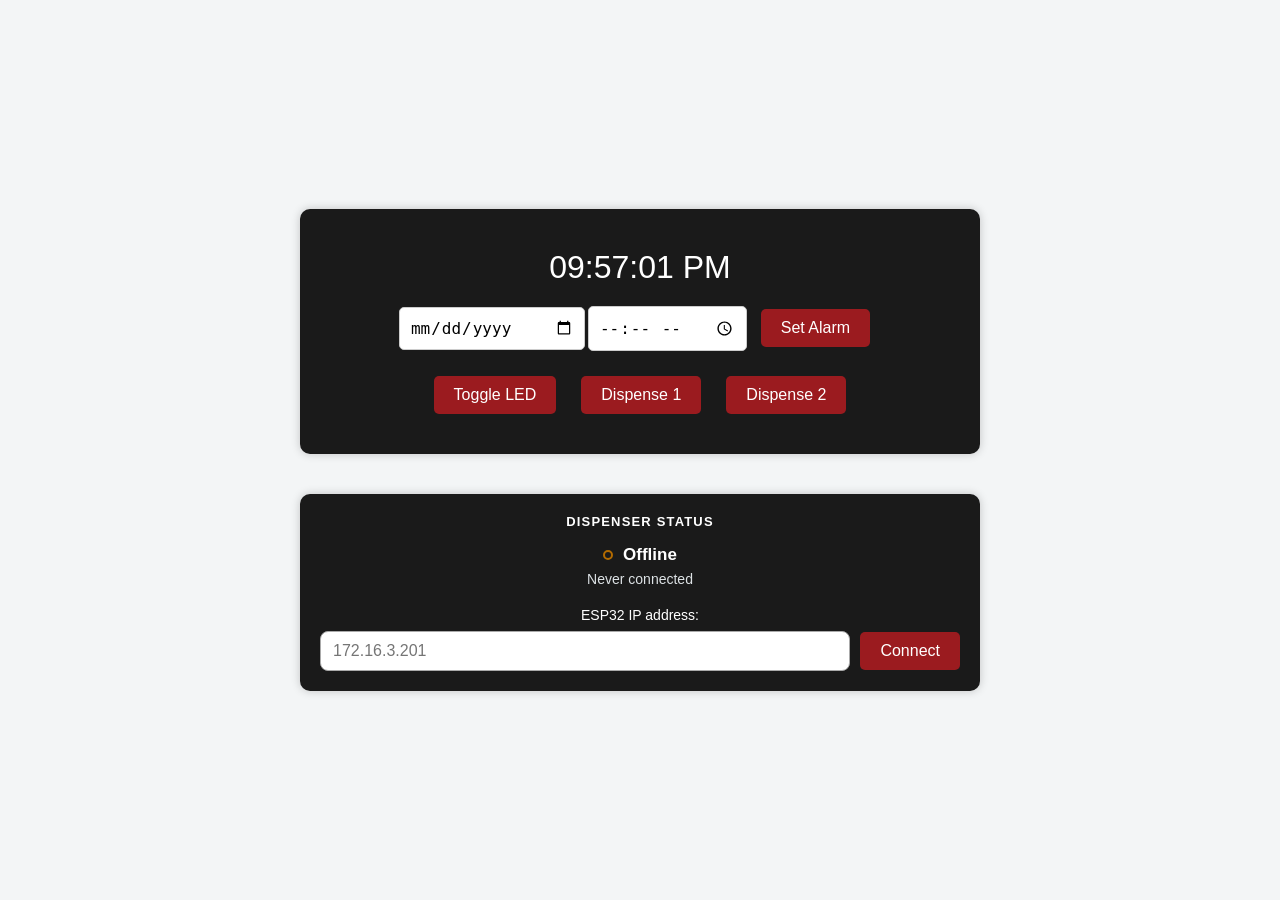
<file: index.html>
<!DOCTYPE html>
<html lang="en">

<head>
	<meta charset="UTF-8">
	<meta name="viewport" content="width=device-width, 
				initial-scale=1.0">
	<link rel="stylesheet" href="css/alarm.css">
	<script src="js/script.js" defer></script> <!-- Defer tag will load after body-->
	<script src="js/alarm.js" defer></script>

	<title>Advanced Alarm Clock</title>
</head>

<body>
	<div class="clock">
		<div class="time" id="time">
			00:00:00
		</div>

		<div class="control-container">
			<div class="input-row">
				<div class="input-field">

					<input type="date" id="alarmDate" class="alarm-input" min="">
				</div>
				<div class="input-field">
					<input type="time" id="alarmTime" class="alarm-input">
				</div>
				<button id="setAlarm" class="button">Set Alarm</button>
			</div>
			<div class="input-row">
				<button id="toggleLED" class="button">Toggle LED</button>
				<button id="rotateMotor" class="button">Dispense 1</button>
				<button id="rotateMotor" class="button">Dispense 2</button>

			</div>
		</div>

		<div class="alarms" id="alarms">

		</div>
	</div>
	<div class="clock">
		<h2 id="dispenser-title">Dispenser Status</h2>
		<p class="status">
			<span class="dot offline" id="status-dot" aria-hidden="true"></span>
			<strong id="connection-status">Offline</strong>
		</p>
		<p id="last-sync">Never connected</p>
		<form id="device-form">
			<label for="device-ip">ESP32 IP address:</label>
			<div class="button-row">
				<input id="device-ip" type="text" placeholder="172.16.3.201" required>
				<button type="submit" class="button">Connect</button>
			</div>
		</form>
	</div>

	<script src="https://gh-canon.github.io/stack-snippet-console/console.min.js"></script>

	<script>
		console.config({
			maximize: false,
			timeStamps: true,
		});

		console.log("Hello!");
	</script>
</body>

</html>
</file>
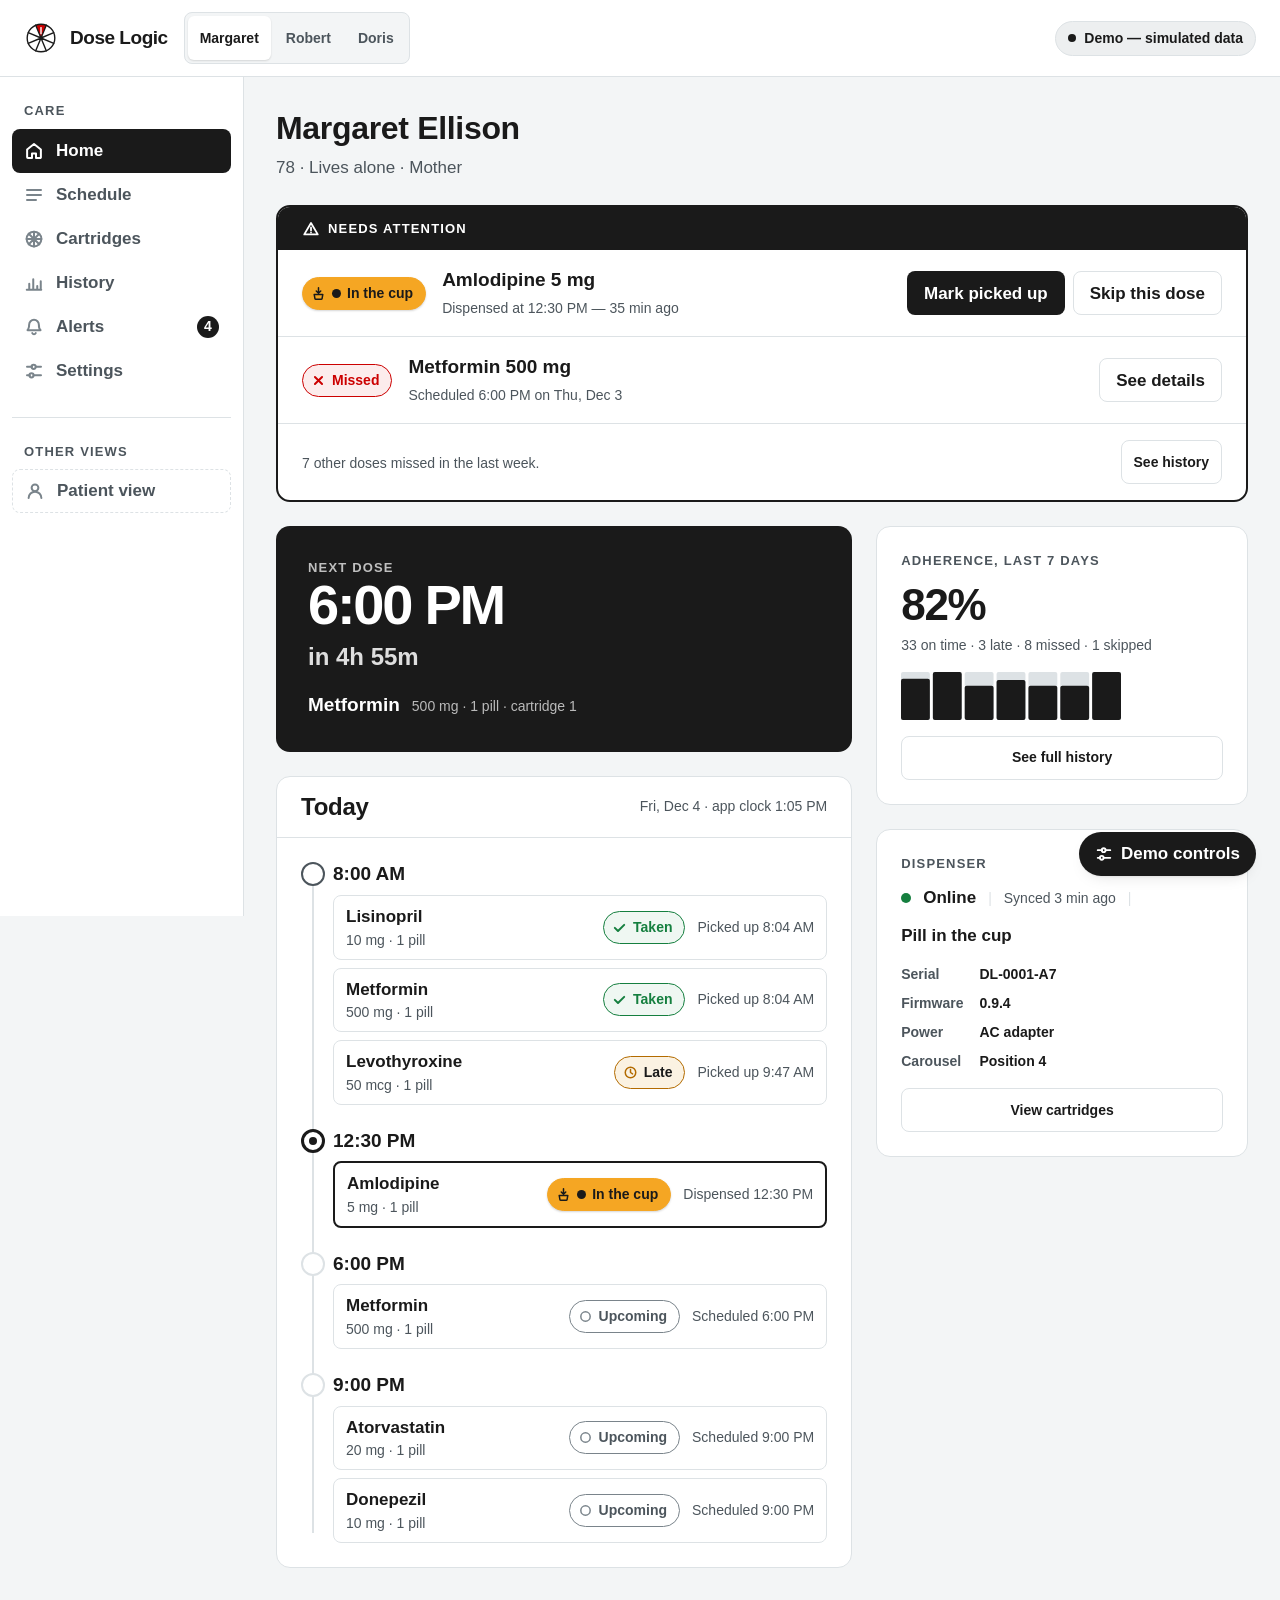
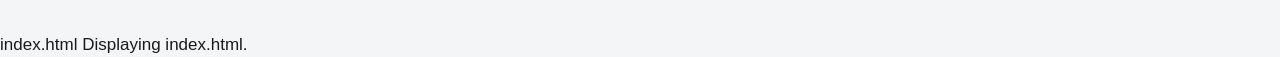
<file: index_2.html>
<!DOCTYPE html>
<html lang="en">
<head>
<meta charset="utf-8">
<meta name="viewport" content="width=device-width, initial-scale=1, viewport-fit=cover">
<meta name="color-scheme" content="light">
<title>Dose Logic — Caregiver (Demo)</title>
<meta name="description" content="Dose Logic caregiver companion app — demo build with simulated data.">
<!-- Favicon is the carousel mark inlined as a data: URI. No file request, no network. -->
<link rel="icon" href="data:image/svg+xml,%3Csvg xmlns='http://www.w3.org/2000/svg' viewBox='0 0 64 64'%3E%3Ccircle cx='32' cy='32' r='26' fill='%23ffffff'/%3E%3Cpath d='M32 32L22.05 7.98A26 26 0 0 1 41.95 7.98Z' fill='%23CC0000'/%3E%3Cg stroke='%231A1A1A' stroke-width='2.6' fill='none' stroke-linecap='round'%3E%3Ccircle cx='32' cy='32' r='26'/%3E%3Cpath d='M32 32L22.05 7.98M32 32L41.95 7.98M32 32L56.02 22.05M32 32L56.02 41.95M32 32L41.95 56.02M32 32L22.05 56.02M32 32L7.98 41.95M32 32L7.98 22.05'/%3E%3C/g%3E%3C/svg%3E">
<style>
/* ==========================================================================
   DOSE LOGIC — design tokens
   Palette is fixed by the brand deck. No hues outside this set.
   The *-tint values are lightened versions of the three status hues, not new
   hues: the status table calls for "tinted background" chips, and the tint has
   to exist as a token so it cannot drift per-component.
   ========================================================================== */
:root{
  /* Brand */
  --dl-red:        #CC0000;   /* logo mark + missed dose ONLY. Nothing else. */
  --dl-ink:        #1A1A1A;   /* primary text, primary buttons */

  /* Neutrals */
  --dl-slate:      #4C555C;   /* secondary text, labels */
  --dl-mute:       #7A848B;   /* icons, borders, disabled — NOT body text (3.8:1) */
  --dl-line:       #DDE2E5;   /* borders, dividers, chart gridlines */
  --dl-surface:    #F3F5F6;   /* page background */
  --dl-card:       #FFFFFF;   /* raised surfaces */

  /* Status — three hues only */
  --dl-green:      #157F3F;
  --dl-amber:      #B36B00;
  --dl-amber-fill: #F5A623;   /* solid fill, dispensed_not_taken only */

  /* Status tints (same hues, lightened for chip backgrounds) */
  --dl-green-tint: #EFF7F2;
  --dl-amber-tint: #FBF2E2;
  --dl-red-tint:   #FCECEC;
  --dl-ink-tint:   #EDEFF0;

  /* Type scale — Arial-first system stack, no web font request */
  --dl-font: Arial, "Helvetica Neue", Helvetica, "Segoe UI", system-ui, sans-serif;
  --fs-label:  0.8125rem;  /* 13px — uppercase section labels only */
  --fs-meta:   0.875rem;   /* 14px — timestamps, captions */
  --fs-body:   1.0625rem;  /* 17px — body floor */
  --fs-md:     1.1875rem;  /* 19px */
  --fs-lg:     1.5rem;     /* 24px */
  --fs-xl:     2rem;       /* 32px */
  --fs-data:   2.75rem;    /* 44px — the numbers people scan for */
  --fs-hero:   3.5rem;     /* 56px — next-dose time */

  /* Space + shape */
  --sp-1: 4px;  --sp-2: 8px;  --sp-3: 12px; --sp-4: 16px;
  --sp-5: 24px; --sp-6: 32px; --sp-7: 48px; --sp-8: 64px;
  --r-sm: 4px;  --r-md: 8px;  --r-lg: 14px; --r-pill: 999px;
  --shadow: 0 1px 2px rgba(26,26,26,.05), 0 6px 18px -10px rgba(26,26,26,.22);
  --tap: 44px;                       /* minimum touch target — older users */
  --nav-w: 244px;
}

/* ===== Reset ============================================================= */
*,*::before,*::after{box-sizing:border-box}
html{-webkit-text-size-adjust:100%}
body,h1,h2,h3,h4,p,figure,ul,ol,dl,dd,fieldset{margin:0}
ul,ol{padding:0;list-style:none}
fieldset{border:0;padding:0;min-width:0}
img,svg{display:block;max-width:100%}
button,input,select,textarea{font:inherit;color:inherit}
button{cursor:pointer;background:none;border:0}
table{border-collapse:collapse;width:100%}

body{
  font-family:var(--dl-font);
  font-size:var(--fs-body);
  line-height:1.5;
  color:var(--dl-ink);
  background:var(--dl-surface);
  -webkit-font-smoothing:antialiased;
}

/* ===== Focus ============================================================= */
/* Ink ring + offset so it reads on both --dl-surface and --dl-card without
   introducing a focus hue outside the fixed palette. */
:focus{outline:none}
:focus-visible{outline:3px solid var(--dl-ink);outline-offset:2px;border-radius:var(--r-sm)}
.skip-link{
  position:absolute;left:var(--sp-4);top:-100px;z-index:200;
  background:var(--dl-ink);color:var(--dl-card);
  padding:var(--sp-3) var(--sp-4);border-radius:var(--r-md);font-weight:700;
  text-decoration:none;transition:top .12s ease;
}
.skip-link:focus-visible{top:var(--sp-4)}
.sr-only{
  position:absolute;width:1px;height:1px;padding:0;margin:-1px;
  overflow:hidden;clip:rect(0 0 0 0);white-space:nowrap;border:0;
}

/* ===== Typography ======================================================== */
h1,h2,h3,h4{line-height:1.2;letter-spacing:-.01em;font-weight:700}
h1{font-size:var(--fs-xl)}
h2{font-size:var(--fs-lg)}
h3{font-size:var(--fs-md)}
.label{
  font-size:var(--fs-label);font-weight:700;letter-spacing:.09em;
  text-transform:uppercase;color:var(--dl-slate);
}
.meta{font-size:var(--fs-meta);color:var(--dl-slate)}
.num{font-variant-numeric:tabular-nums}
.big-num{
  font-size:var(--fs-data);font-weight:700;letter-spacing:-.03em;
  line-height:1;font-variant-numeric:tabular-nums;
}

/* ===== Logo ============================================================== */
.lockup{display:flex;align-items:center;gap:var(--sp-3);text-decoration:none;color:inherit}
.lockup .wordmark{
  font-weight:700;font-size:var(--fs-md);letter-spacing:-.025em;
  color:var(--dl-ink);white-space:nowrap;
}
.dl-mark{flex:none}
/* Loading indicator: the filled wedge STEPS 45 degrees at a time, because that
   is what the NEMA-17 does. A smooth spin would misrepresent the mechanism. */
.dl-mark--stepping{animation:dl-step 2.8s steps(8,end) infinite}
@keyframes dl-step{from{transform:rotate(0)}to{transform:rotate(360deg)}}

/* ===== App shell ========================================================= */
.app{min-height:100vh;display:flex;flex-direction:column}
.topbar{
  position:sticky;top:0;z-index:60;
  display:flex;align-items:center;gap:var(--sp-4);
  padding:var(--sp-3) var(--sp-5);
  background:var(--dl-card);border-bottom:1px solid var(--dl-line);
}
.topbar__spacer{flex:1}
.demo-badge{
  display:inline-flex;align-items:center;gap:var(--sp-2);
  font-size:var(--fs-meta);font-weight:700;
  color:var(--dl-ink);background:var(--dl-ink-tint);
  border:1px solid var(--dl-line);
  padding:6px var(--sp-3);border-radius:var(--r-pill);white-space:nowrap;
}
.demo-badge::before{content:"";width:8px;height:8px;border-radius:50%;background:var(--dl-ink);flex:none}
.shell{flex:1;display:flex;align-items:flex-start}

/* Side nav (desktop) */
.sidenav{
  width:var(--nav-w);flex:none;position:sticky;top:61px;
  height:calc(100vh - 61px);overflow-y:auto;
  padding:var(--sp-5) var(--sp-3);
  background:var(--dl-card);border-right:1px solid var(--dl-line);
}
.sidenav__group+.sidenav__group{margin-top:var(--sp-5);padding-top:var(--sp-5);border-top:1px solid var(--dl-line)}
.sidenav .label{padding:0 var(--sp-3) var(--sp-2)}
.navlink{
  display:flex;align-items:center;gap:var(--sp-3);width:100%;
  min-height:var(--tap);padding:var(--sp-2) var(--sp-3);
  border-radius:var(--r-md);color:var(--dl-slate);font-weight:600;text-align:left;
}
.navlink:hover{background:var(--dl-surface);color:var(--dl-ink)}
.navlink[aria-current="page"]{background:var(--dl-ink);color:var(--dl-card)}
.navlink[aria-current="page"] .navlink__icon{color:var(--dl-card)}
.navlink__icon{color:var(--dl-mute);flex:none}
.navlink:hover .navlink__icon{color:var(--dl-ink)}
.navlink__count{
  margin-left:auto;font-size:var(--fs-meta);font-weight:700;
  background:var(--dl-ink);color:var(--dl-card);
  min-width:22px;height:22px;padding:0 6px;border-radius:var(--r-pill);
  display:inline-flex;align-items:center;justify-content:center;
}
.navlink[aria-current="page"] .navlink__count{background:var(--dl-card);color:var(--dl-ink)}
.navlink--alt{border:1px dashed var(--dl-line)}

/* Main */
.main{flex:1;min-width:0;padding:var(--sp-6) var(--sp-6) var(--sp-8)}
.view[hidden]{display:none}
.view__head{margin-bottom:var(--sp-5)}
.view__head p{color:var(--dl-slate);margin-top:var(--sp-2);max-width:62ch}

/* Bottom tab bar (mobile) */
.tabbar{
  display:none;position:sticky;bottom:0;z-index:60;
  background:var(--dl-card);border-top:1px solid var(--dl-line);
  padding:var(--sp-1) var(--sp-2) calc(var(--sp-1) + env(safe-area-inset-bottom,0px));
}
.tabbar__list{display:flex}
.tabbar__list li{flex:1}
.tablink{
  position:relative;
  display:flex;flex-direction:column;align-items:center;justify-content:center;
  gap:3px;width:100%;min-height:var(--tap);padding:var(--sp-2) 2px;
  font-size:11px;font-weight:700;color:var(--dl-slate);border-radius:var(--r-md);
}
.tablink[aria-current="page"],
.tablink[aria-current="page"] .tablink__icon{color:var(--dl-ink)}
.tablink__icon{color:var(--dl-mute)}
.tablink__dot{
  position:absolute;top:6px;left:50%;margin-left:6px;
  width:8px;height:8px;border-radius:50%;background:var(--dl-ink);
}

/* ===== Surfaces =========================================================
   Deliberately NOT one uniform rounded-card system. Three levels:
   .panel  = plain bordered block, the workhorse
   .slab   = flat ink block, used once per screen for the primary reading
   .rail   = borderless grouped list, no shadow, for dense data
   ======================================================================== */
.panel{
  background:var(--dl-card);border:1px solid var(--dl-line);
  border-radius:var(--r-lg);padding:var(--sp-5);
}
.panel--flush{padding:0;overflow:hidden;min-width:0}
.panel__head{
  display:flex;align-items:center;gap:var(--sp-3);flex-wrap:wrap;
  padding:var(--sp-4) var(--sp-5);border-bottom:1px solid var(--dl-line);
}
.panel__head h2,.panel__head h3{margin-right:auto}
.panel__body{padding:var(--sp-5)}
.slab{background:var(--dl-ink);color:var(--dl-card);border-radius:var(--r-lg);padding:var(--sp-6)}
.slab .label{color:rgba(255,255,255,.72)}
.rail{background:var(--dl-card);border:1px solid var(--dl-line);border-radius:var(--r-lg);overflow:hidden}
.rail>*+*{border-top:1px solid var(--dl-line)}

.grid{display:grid;gap:var(--sp-5)}
/* Grid and flex items default to min-width:auto, which lets a wide table push
   the whole page sideways instead of scrolling inside its own box. */
.grid>*,.stack>*{min-width:0}
.grid--home{grid-template-columns:minmax(0,1.55fr) minmax(0,1fr);align-items:start}
.grid--2{grid-template-columns:repeat(2,minmax(0,1fr))}
.grid--3{grid-template-columns:repeat(3,minmax(0,1fr))}
.stack{display:grid;gap:var(--sp-5)}
.row{display:flex;align-items:center;gap:var(--sp-3);flex-wrap:wrap}
.row--tight{gap:var(--sp-2)}
.push{margin-left:auto}

/* ===== Buttons =========================================================== */
.btn{
  display:inline-flex;align-items:center;justify-content:center;gap:var(--sp-2);
  min-height:var(--tap);padding:var(--sp-2) var(--sp-4);
  border-radius:var(--r-md);font-weight:700;font-size:var(--fs-body);
  border:1px solid transparent;text-decoration:none;white-space:nowrap;
  transition:background-color .12s ease,border-color .12s ease,color .12s ease;
}
.btn--primary{background:var(--dl-ink);color:var(--dl-card)}
.btn--primary:hover{background:#000}
.btn--secondary{background:var(--dl-card);color:var(--dl-ink);border-color:var(--dl-line)}
.btn--secondary:hover{border-color:var(--dl-slate);background:var(--dl-surface)}
.btn--ghost{background:transparent;color:var(--dl-slate);padding-inline:var(--sp-3)}
.btn--ghost:hover{background:var(--dl-surface);color:var(--dl-ink)}
.btn--onink{background:var(--dl-card);color:var(--dl-ink)}
.btn--onink:hover{background:var(--dl-line)}
/* Still 44px tall: "small" here means quieter type and tighter side padding,
   never a smaller hit area — the users are older and often on a tablet. */
.btn--sm{min-height:var(--tap);font-size:var(--fs-meta);padding:var(--sp-1) var(--sp-3)}
.btn--block{width:100%}
.btn[disabled],.btn[aria-disabled="true"]{
  opacity:1;background:var(--dl-surface);color:var(--dl-mute);
  border-color:var(--dl-line);cursor:not-allowed;
}
.btn__icon{flex:none}
/* Hit-area shim: small controls keep a 44px target without a 44px box. */
.hit{position:relative}
.hit::after{content:"";position:absolute;inset:50% 50%;width:var(--tap);height:var(--tap);transform:translate(-50%,-50%)}

/* Segmented control — patient selector + range filters */
.seg{display:inline-flex;background:var(--dl-surface);border:1px solid var(--dl-line);border-radius:var(--r-md);padding:3px;gap:3px}
.seg__btn{
  min-height:var(--tap);padding:0 var(--sp-3);border-radius:6px;
  font-weight:700;font-size:var(--fs-meta);color:var(--dl-slate);
}
.seg__btn[aria-pressed="true"]{background:var(--dl-card);color:var(--dl-ink);box-shadow:0 1px 2px rgba(26,26,26,.14)}

/* ===== Status chips =====================================================
   Urgency is carried by FILL, not hue: outline -> heavy outline -> tinted ->
   SOLID. That keeps all seven states apart for a colorblind viewer and from
   across a room. Every chip also carries a distinct icon shape.
   ======================================================================== */
.chip{
  display:inline-flex;align-items:center;gap:6px;
  padding:5px var(--sp-3) 5px var(--sp-2);border-radius:var(--r-pill);
  font-size:var(--fs-meta);font-weight:700;white-space:nowrap;
  border:1px solid transparent;background:transparent;
}
.chip__icon{flex:none}
.chip--upcoming{border-color:var(--dl-mute);color:var(--dl-slate)}
.chip--upcoming .chip__icon{color:var(--dl-mute)}
.chip--due{border-color:var(--dl-ink);border-width:2px;color:var(--dl-ink);padding-block:4px}
.chip--due .chip__icon{color:var(--dl-ink)}
.chip--dispensed_not_taken{
  background:var(--dl-amber-fill);border-color:var(--dl-amber-fill);
  color:var(--dl-ink);box-shadow:0 1px 2px rgba(26,26,26,.18);
}
.chip--dispensed_not_taken .chip__icon{color:var(--dl-ink)}
.chip--taken{background:var(--dl-green-tint);border-color:var(--dl-green);color:var(--dl-green)}
.chip--taken .chip__icon{color:var(--dl-green)}
.chip--late{background:var(--dl-amber-tint);border-color:var(--dl-amber);color:var(--dl-ink)}
.chip--late .chip__icon{color:var(--dl-amber)}
.chip--missed{background:var(--dl-red-tint);border-color:var(--dl-red);color:var(--dl-red)}
.chip--missed .chip__icon{color:var(--dl-red)}
.chip--skipped{border-color:var(--dl-line);color:var(--dl-slate)}
.chip--skipped .chip__label{text-decoration:line-through}
.chip--skipped .chip__icon{color:var(--dl-mute)}

/* The only pulsing element in the app, on the only solid-filled state. */
.pulse-dot{width:9px;height:9px;border-radius:50%;background:var(--dl-ink);flex:none;animation:dl-pulse 1.8s ease-in-out infinite}
@keyframes dl-pulse{0%,100%{opacity:1;transform:scale(1)}50%{opacity:.28;transform:scale(.72)}}

/* ===== Hero: next dose ================================================== */
.hero{display:grid;gap:var(--sp-5);grid-template-columns:minmax(0,1fr) auto;align-items:end}
.hero__time{font-size:var(--fs-hero);font-weight:700;letter-spacing:-.04em;line-height:.95;font-variant-numeric:tabular-nums}
.hero__count{font-size:var(--fs-lg);font-weight:700;color:rgba(255,255,255,.86);margin-top:var(--sp-2)}
.hero__meds{margin-top:var(--sp-4);display:grid;gap:6px}
.hero__med{display:flex;gap:var(--sp-3);align-items:baseline;font-size:var(--fs-md)}
.hero__med b{font-weight:700}
.hero__med span{color:rgba(255,255,255,.7);font-size:var(--fs-meta)}

/* ===== Attention strip ================================================== */
.attn{border:2px solid var(--dl-ink);border-radius:var(--r-lg);background:var(--dl-card);overflow:hidden}
.attn__head{display:flex;align-items:center;gap:var(--sp-2);padding:var(--sp-3) var(--sp-5);background:var(--dl-ink);color:var(--dl-card)}
.attn__head .label{color:var(--dl-card)}
.attn__item{display:flex;gap:var(--sp-4);align-items:center;flex-wrap:wrap;padding:var(--sp-4) var(--sp-5)}
.attn__item+.attn__item{border-top:1px solid var(--dl-line)}
.attn__body{flex:1;min-width:200px}
.attn__body strong{display:block;font-size:var(--fs-md)}

/* ===== Timeline ========================================================= */
.tl{position:relative;padding-left:var(--sp-6)}
.tl::before{content:"";position:absolute;left:11px;top:10px;bottom:10px;width:2px;background:var(--dl-line)}
.tl__slot+.tl__slot{margin-top:var(--sp-5)}
/* The marker sits in the rail gutter created by .tl's left padding, not at the
   slot's own left edge — otherwise it lands on top of the dose time. */
.tl__marker{position:absolute;left:calc(-1 * var(--sp-6));width:24px;height:24px;border-radius:50%;background:var(--dl-card);border:2px solid var(--dl-line);display:grid;place-items:center}
.tl__slot--past .tl__marker{border-color:var(--dl-slate)}
.tl__slot--now .tl__marker{border-color:var(--dl-ink);border-width:3px}
.tl__slot--now .tl__marker::after{content:"";width:8px;height:8px;border-radius:50%;background:var(--dl-ink)}
.tl__slot{position:relative}
.tl__time{font-size:var(--fs-md);font-weight:700;font-variant-numeric:tabular-nums;line-height:1.3}
.tl__doses{margin-top:var(--sp-2);display:grid;gap:var(--sp-2)}
.tl__dose{
  display:flex;align-items:center;gap:var(--sp-3);flex-wrap:wrap;
  width:100%;text-align:left;min-height:var(--tap);
  padding:var(--sp-2) var(--sp-3);border-radius:var(--r-md);border:1px solid var(--dl-line);
  background:var(--dl-card);
}
.tl__dose:hover{border-color:var(--dl-slate);background:var(--dl-surface)}
.tl__dose--flag{border-width:2px;border-color:var(--dl-ink)}
.tl__name{font-weight:700;flex:1;min-width:140px}
.tl__name small{display:block;font-weight:400;font-size:var(--fs-meta);color:var(--dl-slate)}
.tl__stamp{font-size:var(--fs-meta);color:var(--dl-slate);font-variant-numeric:tabular-nums}

/* ===== Device status line =============================================== */
.devline{display:flex;align-items:center;gap:var(--sp-3);flex-wrap:wrap;font-size:var(--fs-meta);color:var(--dl-slate)}
.dot{width:10px;height:10px;border-radius:50%;flex:none}
.dot--on{background:var(--dl-green)}
/* Offline is an attention state, not a missed dose, so it must not take red.
   Hollow-vs-filled carries it: online is a solid green dot, offline a hollow
   amber ring — still legible with the colour stripped out. */
.dot--off{background:transparent;border:2.5px solid var(--dl-amber)}
.devline b{color:var(--dl-ink);font-size:var(--fs-body)}
.devline__sep{color:var(--dl-line)}

/* ===== Carousel ========================================================= */
.carousel{display:grid;grid-template-columns:minmax(300px,440px) minmax(0,1fr);gap:var(--sp-6);align-items:start}
.carousel__stage{background:var(--dl-card);border:1px solid var(--dl-line);border-radius:var(--r-lg);padding:var(--sp-5)}
.carousel__svg{width:100%;height:auto}
/* The ring rotates in 45-degree steps to match the real indexing. Labels are
   counter-rotated by the same angle about their own centres so the text stays
   upright while the carousel turns under it. */
.carousel__ring{
  transform:rotate(var(--spin,0deg));transform-origin:200px 200px;
  transition:transform .7s cubic-bezier(.2,.9,.2,1);
}
.cart-label{
  transform:rotate(calc(-1 * var(--spin,0deg)));
  transition:transform .7s cubic-bezier(.2,.9,.2,1);
}
.cart-hit{cursor:pointer}
.cart-hit:focus-visible{outline:3px solid var(--dl-ink);outline-offset:2px}
.cart-wedge{transition:fill .2s ease}
.cart-list{display:grid;gap:var(--sp-2)}
.cart-row{
  display:flex;align-items:center;gap:var(--sp-3);width:100%;text-align:left;
  min-height:var(--tap);padding:var(--sp-3);border:1px solid var(--dl-line);
  border-radius:var(--r-md);background:var(--dl-card);
}
.cart-row:hover{border-color:var(--dl-slate);background:var(--dl-surface)}
.cart-row[aria-pressed="true"]{border-color:var(--dl-ink);border-width:2px;padding:11px}
.cart-row__pos{
  width:30px;height:30px;flex:none;border-radius:50%;display:grid;place-items:center;
  font-weight:700;font-size:var(--fs-meta);background:var(--dl-ink-tint);color:var(--dl-ink);
}
.cart-row__pos--empty{background:transparent;border:1px dashed var(--dl-mute);color:var(--dl-slate)}
.cart-row__name{flex:1;min-width:0;font-weight:700;overflow:hidden;text-overflow:ellipsis;white-space:nowrap}
.cart-row__name small{display:block;font-weight:400;font-size:var(--fs-meta);color:var(--dl-slate)}
.cart-row__count{font-variant-numeric:tabular-nums;font-weight:700;text-align:right}
.cart-row__count small{display:block;font-weight:400;font-size:var(--fs-meta);color:var(--dl-slate)}
.meter{height:6px;border-radius:3px;background:var(--dl-line);overflow:hidden;margin-top:6px}
.meter__fill{height:100%;background:var(--dl-ink)}
.meter__fill--low{background:var(--dl-amber)}
.flag-low{
  display:inline-flex;align-items:center;gap:5px;font-size:var(--fs-meta);font-weight:700;
  color:var(--dl-ink);background:var(--dl-amber-tint);border:1px solid var(--dl-amber);
  padding:2px var(--sp-2);border-radius:var(--r-pill);
}

/* ===== Charts (all inline SVG generated from data) ====================== */
.chart{width:100%;height:auto;display:block;overflow:visible}
.chart text{font-family:var(--dl-font);fill:var(--dl-slate)}
.chart .grid-line{stroke:var(--dl-line);stroke-width:1}
.chart .axis-label{font-size:12px}
.chart .bar-adh{fill:var(--dl-ink)}
.chart .bar-miss{fill:var(--dl-line)}
.chart .bar-low{fill:var(--dl-amber)}
.chart__legend{display:flex;gap:var(--sp-4);flex-wrap:wrap;font-size:var(--fs-meta);color:var(--dl-slate);margin-top:var(--sp-3)}
.chart__key{display:inline-flex;align-items:center;gap:6px}
.chart__swatch{width:12px;height:12px;border-radius:2px;flex:none}
.spark{width:100%;max-width:220px;height:auto}
.insight{
  border-left:3px solid var(--dl-ink);padding:var(--sp-2) 0 var(--sp-2) var(--sp-4);
  color:var(--dl-slate);font-size:var(--fs-meta);
}
.insight b{color:var(--dl-ink)}

/* ===== Forms ============================================================ */
.field{display:grid;gap:6px;margin-bottom:var(--sp-4)}
.field>label{font-size:var(--fs-meta);font-weight:700;color:var(--dl-slate)}
.field input[type=text],.field input[type=number],.field input[type=date],
.field input[type=time],.field select,.field textarea{
  min-height:var(--tap);width:100%;padding:var(--sp-2) var(--sp-3);
  border:1px solid var(--dl-line);border-radius:var(--r-md);background:var(--dl-card);
}
.field input:hover,.field select:hover{border-color:var(--dl-slate)}
.field__hint{font-size:var(--fs-meta);color:var(--dl-slate)}
.field__error{
  display:flex;gap:6px;align-items:flex-start;font-size:var(--fs-meta);font-weight:700;
  color:var(--dl-ink);background:var(--dl-amber-tint);border:1px solid var(--dl-amber);
  border-radius:var(--r-md);padding:var(--sp-2) var(--sp-3);
}
.field--invalid input,.field--invalid select{border-color:var(--dl-amber);border-width:2px}
.checks{display:flex;flex-wrap:wrap;gap:var(--sp-2)}
.check{
  display:inline-flex;align-items:center;gap:var(--sp-2);min-height:var(--tap);
  padding:var(--sp-2) var(--sp-3);border:1px solid var(--dl-line);
  border-radius:var(--r-md);background:var(--dl-card);cursor:pointer;font-weight:600;
}
.check input{width:18px;height:18px;accent-color:#1A1A1A;cursor:pointer}
.check:has(input:checked){border-color:var(--dl-ink);border-width:2px;padding:var(--sp-2) 11px}
.form-actions{display:flex;gap:var(--sp-3);flex-wrap:wrap;margin-top:var(--sp-5);padding-top:var(--sp-5);border-top:1px solid var(--dl-line)}

/* ===== Tables =========================================================== */
/* Wide data tables scroll inside their own box. The page body must never
   scroll horizontally — at 390px the dose log is simply wider than the phone. */
.tbl-wrap{overflow-x:auto;-webkit-overflow-scrolling:touch;min-width:0;max-width:100%}
.tbl-wrap:focus-visible{outline:3px solid var(--dl-ink);outline-offset:-3px}
.tbl{font-size:var(--fs-meta);min-width:560px}
.tbl th{
  text-align:left;font-size:var(--fs-label);letter-spacing:.08em;text-transform:uppercase;
  color:var(--dl-slate);padding:var(--sp-2) var(--sp-3);border-bottom:1px solid var(--dl-line);
}
.tbl td{padding:var(--sp-3);border-bottom:1px solid var(--dl-line);vertical-align:middle}
.tbl tr:last-child td{border-bottom:0}
.tbl td:first-child,.tbl th:first-child{padding-left:var(--sp-5)}
.tbl td:last-child,.tbl th:last-child{padding-right:var(--sp-5)}
.tbl__row{cursor:pointer}
.tbl__row:hover{background:var(--dl-surface)}
.tbl__row td:first-child{font-weight:700;font-size:var(--fs-body)}

/* ===== Alerts =========================================================== */
.alert{display:flex;gap:var(--sp-4);padding:var(--sp-4) var(--sp-5);align-items:flex-start;background:var(--dl-card)}
.alert--unread{background:var(--dl-surface)}
.alert__sev{width:36px;height:36px;flex:none;border-radius:50%;display:grid;place-items:center;border:1px solid var(--dl-line)}
.alert__sev--info{color:var(--dl-slate)}
.alert__sev--warning{color:var(--dl-amber);border-color:var(--dl-amber);background:var(--dl-amber-tint)}
/* Urgent covers missed doses AND offline devices, so the badge cannot be red
   without leaking red onto non-missed events. Severity is carried by weight
   instead: hairline -> amber tint -> heavy ink. */
.alert__sev--urgent{color:var(--dl-ink);border-color:var(--dl-ink);border-width:2px;background:var(--dl-ink-tint)}
.alert__main{flex:1;min-width:0}
.alert__title{font-weight:700;display:flex;align-items:center;gap:var(--sp-2);flex-wrap:wrap}
.alert__unread-dot{width:8px;height:8px;border-radius:50%;background:var(--dl-ink);flex:none}
.alert__what{color:var(--dl-slate);margin-top:2px}
.alert__do{margin-top:var(--sp-2);font-size:var(--fs-meta);font-weight:700}
.alert__time{font-size:var(--fs-meta);color:var(--dl-slate);white-space:nowrap;font-variant-numeric:tabular-nums}

/* ===== Empty states ===================================================== */
.empty{text-align:center;padding:var(--sp-7) var(--sp-5);color:var(--dl-slate)}
.empty h3{color:var(--dl-ink);margin-bottom:var(--sp-2)}
.empty .btn{margin-top:var(--sp-4)}

/* ===== Modal / scanner ================================================== */
.modal[hidden]{display:none}
.modal{position:fixed;inset:0;z-index:120;display:grid;place-items:center;padding:var(--sp-4)}
.modal__scrim{position:absolute;inset:0;background:rgba(26,26,26,.55)}
.modal__box{
  position:relative;background:var(--dl-card);border-radius:var(--r-lg);
  width:min(560px,100%);max-height:90vh;overflow:auto;box-shadow:var(--shadow);
}
.modal__head{display:flex;align-items:center;gap:var(--sp-3);padding:var(--sp-4) var(--sp-5);border-bottom:1px solid var(--dl-line)}
.modal__head h2{margin-right:auto;font-size:var(--fs-md)}
.modal__body{padding:var(--sp-5)}
.modal__foot{display:flex;gap:var(--sp-3);flex-wrap:wrap;padding:var(--sp-4) var(--sp-5);border-top:1px solid var(--dl-line)}

/* Viewfinder. Simulated only — the app never requests camera access. */
.scan{background:var(--dl-ink);border-radius:var(--r-md);aspect-ratio:4/3;position:relative;overflow:hidden;display:grid;place-items:center}
.scan__frame{position:absolute;inset:14% 10%;border-radius:var(--r-md)}
.scan__frame span{position:absolute;width:34px;height:34px;border:3px solid var(--dl-card)}
.scan__frame span:nth-child(1){top:0;left:0;border-right:0;border-bottom:0;border-radius:var(--r-md) 0 0 0}
.scan__frame span:nth-child(2){top:0;right:0;border-left:0;border-bottom:0;border-radius:0 var(--r-md) 0 0}
.scan__frame span:nth-child(3){bottom:0;left:0;border-right:0;border-top:0;border-radius:0 0 0 var(--r-md)}
.scan__frame span:nth-child(4){bottom:0;right:0;border-left:0;border-top:0;border-radius:0 0 var(--r-md) 0}
.scan__beam{position:absolute;left:10%;right:10%;height:2px;background:var(--dl-card);box-shadow:0 0 12px rgba(255,255,255,.85);animation:dl-scan 1.6s ease-in-out infinite}
@keyframes dl-scan{0%,100%{top:16%}50%{top:82%}}
.scan__hint{position:absolute;bottom:var(--sp-3);left:0;right:0;text-align:center;color:rgba(255,255,255,.8);font-size:var(--fs-meta)}
.scan__code{font-variant-numeric:tabular-nums;letter-spacing:.06em}
.kv{display:grid;grid-template-columns:auto 1fr;gap:var(--sp-2) var(--sp-4);font-size:var(--fs-meta)}
.kv dt{color:var(--dl-slate);font-weight:700}
.kv dd{color:var(--dl-ink);font-weight:600}

/* Sync state after a schedule edit */
.sync{display:flex;align-items:center;gap:var(--sp-3);font-weight:700}
.notice{
  display:flex;gap:var(--sp-3);align-items:flex-start;
  border:1px solid var(--dl-line);border-left-width:3px;border-left-color:var(--dl-ink);
  background:var(--dl-card);border-radius:var(--r-md);padding:var(--sp-3) var(--sp-4);
}
.notice--good{border-left-color:var(--dl-green);background:var(--dl-green-tint)}
.notice--warn{border-left-color:var(--dl-amber);background:var(--dl-amber-tint)}

/* ===== Toast ============================================================ */
.toasts{position:fixed;left:50%;bottom:var(--sp-5);transform:translateX(-50%);z-index:150;display:grid;gap:var(--sp-2);width:min(440px,calc(100vw - 32px))}
.toast{
  background:var(--dl-ink);color:var(--dl-card);border-radius:var(--r-md);
  padding:var(--sp-3) var(--sp-4);font-weight:600;font-size:var(--fs-meta);
  box-shadow:var(--shadow);animation:dl-toast .18s ease-out;
}
@keyframes dl-toast{from{opacity:0;transform:translateY(8px)}to{opacity:1;transform:none}}

/* ===== Demo controls ==================================================== */
.demo-fab{
  position:fixed;right:var(--sp-5);bottom:var(--sp-5);z-index:110;
  display:inline-flex;align-items:center;gap:var(--sp-2);
  min-height:var(--tap);padding:0 var(--sp-4);border-radius:var(--r-pill);
  background:var(--dl-ink);color:var(--dl-card);font-weight:700;box-shadow:var(--shadow);
}
.demo-panel[hidden]{display:none}
.demo-panel{
  position:fixed;right:var(--sp-5);bottom:calc(var(--sp-5) + var(--tap) + var(--sp-2));
  z-index:115;width:min(348px,calc(100vw - 32px));max-height:min(72vh,640px);overflow:auto;
  background:var(--dl-card);border:2px solid var(--dl-ink);border-radius:var(--r-lg);box-shadow:var(--shadow);
}
.demo-panel__head{display:flex;align-items:center;gap:var(--sp-2);padding:var(--sp-3) var(--sp-4);background:var(--dl-ink);color:var(--dl-card);position:sticky;top:0}
.demo-panel__head h2{font-size:var(--fs-body);margin-right:auto}
.demo-panel__body{padding:var(--sp-4)}
.demo-group+.demo-group{margin-top:var(--sp-4);padding-top:var(--sp-4);border-top:1px solid var(--dl-line)}
.demo-group .label{margin-bottom:var(--sp-2)}
.demo-btns{display:grid;gap:var(--sp-2)}
.demo-btns--split{grid-template-columns:1fr 1fr}
.demo-btns--three{grid-template-columns:repeat(3,1fr)}
.demo-note{font-size:var(--fs-meta);color:var(--dl-slate);margin-top:var(--sp-2)}

/* ===== Patient view =====================================================
   Visually distinct on purpose: inverted top rule, no side nav chrome,
   everything at least 24px. It must never be mistaken for the caregiver app.
   ======================================================================== */
.pv{max-width:760px;margin:0 auto;font-size:1.5rem;line-height:1.45}
.pv__banner{background:var(--dl-ink);color:var(--dl-card);border-radius:var(--r-lg);padding:var(--sp-5) var(--sp-6);margin-bottom:var(--sp-5)}
.pv__banner .label{color:rgba(255,255,255,.75);font-size:1rem}
.pv__banner h1{font-size:2.25rem;margin-top:var(--sp-2)}
.pv__card{background:var(--dl-card);border:2px solid var(--dl-line);border-radius:var(--r-lg);padding:var(--sp-6);margin-bottom:var(--sp-4)}
.pv__card--now{border-color:var(--dl-ink);border-width:3px}
.pv__time{font-size:3rem;font-weight:700;letter-spacing:-.03em;line-height:1;font-variant-numeric:tabular-nums}
.pv__what{font-size:1.75rem;font-weight:700;margin-top:var(--sp-3)}
.pv__list{margin-top:var(--sp-3);display:grid;gap:var(--sp-2)}
.pv__list li{display:flex;gap:var(--sp-3);align-items:baseline}
.pv__list b{font-weight:700}
.pv__state{margin-top:var(--sp-4);display:flex;align-items:center;gap:var(--sp-3);flex-wrap:wrap}
.pv .chip{font-size:1.25rem;padding:var(--sp-2) var(--sp-4)}
.pv .chip__icon{width:24px;height:24px}
.pv__btn{min-height:64px;font-size:1.375rem;padding:0 var(--sp-6)}

/* ===== Print ============================================================
   A real caregiver workflow: print the summary and take it to an appointment.
   The app chrome is dropped entirely and #print-only is revealed.
   ======================================================================== */
#print-only{display:none}
@media print{
  @page{margin:14mm}
  body{background:#fff;font-size:11pt;color:#000}
  .topbar,.sidenav,.tabbar,.demo-fab,.demo-panel,.toasts,.skip-link,.modal,.no-print{display:none !important}
  .app,.shell,.main{display:block;padding:0;margin:0}
  #app-views{display:none !important}
  #print-only{display:block !important}
  .print-head{display:flex;align-items:flex-end;gap:12pt;border-bottom:2pt solid #000;padding-bottom:8pt;margin-bottom:14pt}
  .print-head h1{font-size:18pt}
  .print-head .meta{margin-left:auto;text-align:right;color:#000}
  .print-sec{margin-bottom:16pt;break-inside:avoid}
  .print-sec h2{font-size:13pt;border-bottom:1pt solid #999;padding-bottom:4pt;margin-bottom:8pt}
  .print-stats{display:flex;gap:24pt;margin-bottom:12pt}
  .print-stats div{border:1pt solid #999;padding:8pt 12pt}
  .print-stats b{display:block;font-size:20pt;line-height:1}
  .print-tbl{width:100%;font-size:10pt}
  .print-tbl th{text-align:left;border-bottom:1pt solid #000;padding:4pt 6pt;font-size:9pt;text-transform:uppercase}
  .print-tbl td{border-bottom:.5pt solid #ccc;padding:4pt 6pt}
  .print-foot{margin-top:18pt;padding-top:8pt;border-top:1pt solid #999;font-size:9pt;color:#333}
  .chart{max-width:100%}
  tr,.print-sec{page-break-inside:avoid}
}

/* ===== Responsive ======================================================= */
@media (max-width:1200px){
  .grid--home{grid-template-columns:minmax(0,1fr)}
  .carousel{grid-template-columns:minmax(0,1fr)}
  :root{--fs-hero:3rem}
}
/* Settings gear lives in the top bar on small screens only — six tabs is the
   practical limit at 390px, and Patient view keeps the sixth slot. */
#topbar-settings{display:none}

@media (max-width:900px){
  .sidenav{display:none}
  .tabbar{display:block}
  .topbar{flex-wrap:wrap}
  #patient-seg{order:4;width:100%}
  .topbar__spacer{order:2}
  .demo-badge{order:3}
  #topbar-settings{display:inline-flex;order:3;min-height:var(--tap);padding:0 var(--sp-3)}
  .main{padding:var(--sp-5) var(--sp-4) var(--sp-6)}
  .topbar{padding:var(--sp-3) var(--sp-4);gap:var(--sp-3)}
  .lockup .wordmark{display:none}       /* collapsed nav: mark alone */
  .grid--2,.grid--3{grid-template-columns:minmax(0,1fr)}
  .hero{grid-template-columns:minmax(0,1fr)}
  .demo-fab{bottom:calc(var(--sp-4) + 72px)}
  .demo-panel{bottom:calc(var(--sp-4) + 72px + var(--tap) + var(--sp-2));right:var(--sp-4)}
  .slab{padding:var(--sp-5)}
  .panel{padding:var(--sp-4)}
  .panel__head,.panel__body{padding:var(--sp-4)}
  .tbl td:first-child,.tbl th:first-child{padding-left:var(--sp-4)}
  .tbl td:last-child,.tbl th:last-child{padding-right:var(--sp-4)}
}
@media (max-width:520px){
  :root{--fs-hero:2.5rem;--fs-data:2.25rem;--fs-xl:1.625rem}
  .demo-btns--split,.demo-btns--three{grid-template-columns:1fr}
  .attn__item{padding:var(--sp-4)}
  .pv{font-size:1.375rem}
  .pv__banner,.pv__card{padding:var(--sp-5)}
  .seg{width:100%}
  .seg__btn{flex:1}
}

/* ===== Reduced motion ===================================================
   Motion in this app only ever explains a change, so under reduced-motion the
   change still happens — instantly — and nothing is lost.
   ======================================================================== */
@media (prefers-reduced-motion:reduce){
  *,*::before,*::after{animation-duration:.001ms !important;animation-iteration-count:1 !important;transition-duration:.001ms !important;scroll-behavior:auto !important}
  .pulse-dot{animation:none;opacity:1}
  .scan__beam{animation:none;top:49%}
  .carousel__ring{transition:none}
}
</style>
</head>
<body>
<a class="skip-link" href="#main">Skip to main content</a>

<div class="app">

  <header class="topbar">
    <a class="lockup" href="#/home" aria-label="Dose Logic — go to Home">
      <span id="brand-mark" aria-hidden="true"></span>
      <span class="wordmark">Dose Logic</span>
    </a>

    <div class="seg no-print" role="group" aria-label="Select patient" id="patient-seg"></div>

    <span class="topbar__spacer"></span>
    <p class="demo-badge no-print">Demo — simulated data</p>
    <button class="btn btn--secondary no-print" id="topbar-settings" type="button" data-go="settings"></button>
  </header>

  <div class="shell">

    <nav class="sidenav no-print" aria-label="Main">
      <div class="sidenav__group">
        <p class="label" id="nav-care-label">Care</p>
        <ul aria-labelledby="nav-care-label" id="nav-primary"></ul>
      </div>
      <div class="sidenav__group">
        <p class="label" id="nav-alt-label">Other views</p>
        <ul aria-labelledby="nav-alt-label" id="nav-secondary"></ul>
      </div>
    </nav>

    <main class="main" id="main" tabindex="-1">
      <!-- Every screen lives in the DOM; the router toggles [hidden]. -->
      <div id="app-views">
        <section class="view" id="view-home"       aria-labelledby="h-home"></section>
        <section class="view" id="view-schedule"   aria-labelledby="h-schedule"   hidden></section>
        <section class="view" id="view-cartridges" aria-labelledby="h-cartridges" hidden></section>
        <section class="view" id="view-history"    aria-labelledby="h-history"    hidden></section>
        <section class="view" id="view-alerts"     aria-labelledby="h-alerts"     hidden></section>
        <section class="view" id="view-settings"   aria-labelledby="h-settings"   hidden></section>
        <section class="view" id="view-patient"    aria-labelledby="h-patient"    hidden></section>
      </div>

      <!-- Print-only summary. Populated on demand by "Export summary". -->
      <div id="print-only"></div>
    </main>

  </div>

  <nav class="tabbar no-print" aria-label="Main">
    <ul class="tabbar__list" id="nav-tabs"></ul>
  </nav>
</div>

<!-- Demo controls: one button, always reachable, collapsed by default. -->
<button class="demo-fab no-print" id="demo-fab" type="button"
        aria-expanded="false" aria-controls="demo-panel">
  <span id="demo-fab-icon" aria-hidden="true"></span>
  <span>Demo controls</span>
</button>

<aside class="demo-panel no-print" id="demo-panel" aria-labelledby="demo-panel-title" hidden>
  <div class="demo-panel__head">
    <h2 id="demo-panel-title">Demo controls</h2>
    <button class="btn btn--sm btn--onink" type="button" id="demo-close">Hide</button>
  </div>
  <div class="demo-panel__body" id="demo-body"></div>
</aside>

<div class="toasts no-print" id="toasts"></div>

<!-- Live regions: state changes fired by the simulator are not user-initiated,
     so they have to be announced. -->
<p class="sr-only" id="live-polite" role="status" aria-live="polite"></p>
<p class="sr-only" id="live-assertive" role="alert" aria-live="assertive"></p>

<div class="modal no-print" id="modal" hidden role="dialog" aria-modal="true" aria-labelledby="modal-title">
  <div class="modal__scrim" id="modal-scrim"></div>
  <div class="modal__box">
    <div class="modal__head">
      <h2 id="modal-title">Dialog</h2>
      <button class="btn btn--sm btn--secondary" type="button" id="modal-close" aria-label="Close dialog">Close</button>
    </div>
    <div class="modal__body" id="modal-body"></div>
    <div class="modal__foot" id="modal-foot"></div>
  </div>
</div>

<script>
/* ==========================================================================
   DATA LAYER  (this was data.js — kept as one fenced section so the seam
   survives being inlined into a single file)

   HOW TO SWAP THIS FOR FIREBASE
   -----------------------------
   Nothing outside this section reads DL_DATA directly. Every read in the app
   goes through the accessor layer at the bottom of this block — getPatients(),
   getMedications(), getDoseLog(), getCartridges(), getDevice(), getAlerts(),
   lookupNDC(). To go live, rewrite only those functions to return Firestore
   documents (or promises, if you also make the render path async) and delete
   the seed builders above them. No view code changes.

   Everything here is fictional. No real patients, prescribers, or facilities.
   ========================================================================== */
(function (global) {
  'use strict';

  /* Deterministic PRNG. A seeded generator matters here because the adherence
     figures are quoted in the UI ("87%") — an unseeded Math.random would make
     the headline number drift on every refresh and contradict the copy. */
  function mulberry32(seed) {
    return function () {
      seed |= 0; seed = seed + 0x6D2B79F5 | 0;
      var t = Math.imul(seed ^ seed >>> 15, 1 | seed);
      t = t + Math.imul(t ^ t >>> 7, 61 | t) ^ t;
      return ((t ^ t >>> 14) >>> 0) / 4294967296;
    };
  }

  var MS_MIN = 60000, MS_HOUR = 3600000, MS_DAY = 86400000;

  /* Dose window rules, in minutes after the scheduled time. These are the
     thresholds the ESP32 firmware uses too — keep them in sync with it. */
  var WINDOW = { dueFor: 30, lateAfter: 30, missedAfter: 120 };

  function ymd(d) {
    return d.getFullYear() + '-' + String(d.getMonth() + 1).padStart(2, '0') +
           '-' + String(d.getDate()).padStart(2, '0');
  }
  function atTime(dateObj, hhmm) {
    var p = hhmm.split(':');
    var d = new Date(dateObj);
    d.setHours(+p[0], +p[1], 0, 0);
    return d.getTime();
  }

  /* ---- Patients -------------------------------------------------------- */
  var patients = [
    { id:'p1', name:'Margaret Ellison', age:78, pronouns:'she/her',
      living:'Lives alone', relationship:'Mother',
      seed:20260101, target:'~87% adherence' },
    { id:'p2', name:'Robert Chen', age:71, pronouns:'he/him',
      living:'Lives with spouse', relationship:'Father-in-law',
      seed:70707070, target:'~98% adherence' },
    { id:'p3', name:'Doris Whitfield', age:84, pronouns:'she/her',
      living:'Assisted living', relationship:'Aunt',
      seed:31415926, target:'~62% adherence' }
  ];

  /* ---- Medications ----------------------------------------------------- */
  /* cartridge = physical carousel position 0-7. Fictional generics. */
  var medications = [
    // Margaret — 6 meds across 4 daily dose times, carts 6 and 7 left empty
    { id:'m1', patientId:'p1', name:'Lisinopril',    strength:'10 mg',  form:'tablet', cartridge:0, times:['08:00'],          qty:1, startDate:'2025-11-04', endDate:null },
    { id:'m2', patientId:'p1', name:'Metformin',     strength:'500 mg', form:'tablet', cartridge:1, times:['08:00','18:00'], qty:1, startDate:'2025-09-18', endDate:null },
    { id:'m3', patientId:'p1', name:'Atorvastatin',  strength:'20 mg',  form:'tablet', cartridge:2, times:['21:00'],          qty:1, startDate:'2026-01-12', endDate:null },
    { id:'m4', patientId:'p1', name:'Levothyroxine', strength:'50 mcg', form:'tablet', cartridge:3, times:['08:00'],          qty:1, startDate:'2025-06-02', endDate:null },
    { id:'m5', patientId:'p1', name:'Amlodipine',    strength:'5 mg',   form:'tablet', cartridge:4, times:['12:30'],          qty:1, startDate:'2026-03-09', endDate:null },
    { id:'m6', patientId:'p1', name:'Donepezil',     strength:'10 mg',  form:'tablet', cartridge:5, times:['21:00'],          qty:1, startDate:'2026-02-20', endDate:null },

    // Robert — the happy path
    { id:'m7',  patientId:'p2', name:'Metoprolol',   strength:'25 mg',   form:'tablet', cartridge:0, times:['08:00','20:00'], qty:1, startDate:'2025-08-01', endDate:null },
    { id:'m8',  patientId:'p2', name:'Aspirin',      strength:'81 mg',   form:'tablet', cartridge:1, times:['08:00'],         qty:1, startDate:'2025-08-01', endDate:null },
    { id:'m9',  patientId:'p2', name:'Rosuvastatin', strength:'10 mg',   form:'tablet', cartridge:2, times:['20:00'],         qty:1, startDate:'2025-10-15', endDate:null },
    { id:'m10', patientId:'p2', name:'Cholecalciferol', strength:'1000 IU', form:'tablet', cartridge:3, times:['08:00'],      qty:1, startDate:'2025-08-01', endDate:null },

    // Doris — evening doses are the problem, and the data has to show it
    { id:'m11', patientId:'p3', name:'Sertraline',   strength:'50 mg',  form:'tablet', cartridge:0, times:['09:00'],          qty:1, startDate:'2025-07-22', endDate:null },
    { id:'m12', patientId:'p3', name:'Furosemide',   strength:'20 mg',  form:'tablet', cartridge:1, times:['09:00','13:00'], qty:1, startDate:'2025-12-01', endDate:null },
    { id:'m13', patientId:'p3', name:'Memantine',    strength:'10 mg',  form:'tablet', cartridge:2, times:['09:00','19:30'], qty:1, startDate:'2026-04-06', endDate:null },
    { id:'m14', patientId:'p3', name:'Calcium carbonate', strength:'600 mg', form:'tablet', cartridge:3, times:['19:30'],     qty:1, startDate:'2025-07-22', endDate:null },
    { id:'m15', patientId:'p3', name:'Melatonin',    strength:'3 mg',   form:'tablet', cartridge:4, times:['21:30'],          qty:1, startDate:'2026-05-30', endDate:null }
  ];

  /* ---- Cartridges ------------------------------------------------------ */
  /* count comes from the load cell on the real unit. capacity is mechanical. */
  var cartridges = [
    { patientId:'p1', position:0, medId:'m1',  count:42, capacity:60 },
    { patientId:'p1', position:1, medId:'m2',  count:58, capacity:60 },
    { patientId:'p1', position:2, medId:'m3',  count:31, capacity:60 },
    { patientId:'p1', position:3, medId:'m4',  count:5,  capacity:60 },   // deliberately low
    { patientId:'p1', position:4, medId:'m5',  count:24, capacity:60 },
    { patientId:'p1', position:5, medId:'m6',  count:19, capacity:60 },
    { patientId:'p1', position:6, medId:null,  count:0,  capacity:60 },
    { patientId:'p1', position:7, medId:null,  count:0,  capacity:60 },

    { patientId:'p2', position:0, medId:'m7',  count:44, capacity:60 },
    { patientId:'p2', position:1, medId:'m8',  count:51, capacity:60 },
    { patientId:'p2', position:2, medId:'m9',  count:37, capacity:60 },
    { patientId:'p2', position:3, medId:'m10', count:48, capacity:60 },
    { patientId:'p2', position:4, medId:null,  count:0,  capacity:60 },
    { patientId:'p2', position:5, medId:null,  count:0,  capacity:60 },
    { patientId:'p2', position:6, medId:null,  count:0,  capacity:60 },
    { patientId:'p2', position:7, medId:null,  count:0,  capacity:60 },

    { patientId:'p3', position:0, medId:'m11', count:26, capacity:60 },
    { patientId:'p3', position:1, medId:'m12', count:11, capacity:60 },
    { patientId:'p3', position:2, medId:'m13', count:33, capacity:60 },
    { patientId:'p3', position:3, medId:'m14', count:29, capacity:60 },
    { patientId:'p3', position:4, medId:'m15', count:40, capacity:60 },
    { patientId:'p3', position:5, medId:null,  count:0,  capacity:60 },
    { patientId:'p3', position:6, medId:null,  count:0,  capacity:60 },
    { patientId:'p3', position:7, medId:null,  count:0,  capacity:60 }
  ];

  /* ---- Devices --------------------------------------------------------- */
  /* Doris's unit is offline on purpose: it gives the alert feed an urgent item
     and explains why one of her doses is sitting in `due` rather than
     dispensed. The two facts have to agree or the demo looks broken. */
  var devices = {
    p1:{ serial:'DL-0001-A7', online:true,  lastSyncOffsetMin:3,   firmware:'0.9.4', power:'AC adapter', battery:100, cupOccupied:true,  carouselIndex:4 },
    p2:{ serial:'DL-0004-C2', online:true,  lastSyncOffsetMin:11,  firmware:'0.9.4', power:'AC adapter', battery:100, cupOccupied:false, carouselIndex:0 },
    p3:{ serial:'DL-0009-B1', online:false, lastSyncOffsetMin:194, firmware:'0.9.2', power:'Battery',    battery:38,  cupOccupied:false, carouselIndex:2 }
  };

  /* ---- NDC lookup ------------------------------------------------------
     Shaped exactly like the NLM RxNorm getNDCProperties payload so the live
     swap is a fetch() with no reshaping. Labelers are invented. */
  var ndcProperties = [
    { ndcItem:'51672-4033-01', ndc9:'51672-4033', rxcui:'310798', splSetIdItem:'a1f0c2d4-0000-4a1b-9c00-demo00000001',
      packagingList:{ packaging:['100 TABLET in 1 BOTTLE (51672-4033-01)'] },
      propertyConceptList:{ propertyConcept:[
        {propName:'LABELER',propValue:'Ashgrove Pharmaceuticals'},
        {propName:'DOSAGE_FORM',propValue:'TABLET'},
        {propName:'MARKETING_CATEGORY',propValue:'ANDA'},
        {propName:'COLORTEXT',propValue:'peach'},
        {propName:'SHAPE',propValue:'ROUND'}]},
      _display:{ name:'Hydrochlorothiazide', strength:'25 mg', form:'tablet', packQty:100 }, source:'RxNorm' },

    { ndcItem:'00378-1810-01', ndc9:'00378-1810', rxcui:'979492', splSetIdItem:'a1f0c2d4-0000-4a1b-9c00-demo00000002',
      packagingList:{ packaging:['90 TABLET in 1 BOTTLE (00378-1810-01)'] },
      propertyConceptList:{ propertyConcept:[
        {propName:'LABELER',propValue:'Fenwick Laboratories'},
        {propName:'DOSAGE_FORM',propValue:'TABLET'},
        {propName:'MARKETING_CATEGORY',propValue:'ANDA'},
        {propName:'COLORTEXT',propValue:'white'},
        {propName:'SHAPE',propValue:'OVAL'}]},
      _display:{ name:'Losartan potassium', strength:'50 mg', form:'tablet', packQty:90 }, source:'RxNorm' },

    { ndcItem:'68180-0518-09', ndc9:'68180-0518', rxcui:'310431', splSetIdItem:'a1f0c2d4-0000-4a1b-9c00-demo00000003',
      packagingList:{ packaging:['60 CAPSULE in 1 BOTTLE (68180-0518-09)'] },
      propertyConceptList:{ propertyConcept:[
        {propName:'LABELER',propValue:'Northline Generics'},
        {propName:'DOSAGE_FORM',propValue:'CAPSULE'},
        {propName:'MARKETING_CATEGORY',propValue:'ANDA'},
        {propName:'COLORTEXT',propValue:'yellow'},
        {propName:'SHAPE',propValue:'CAPSULE'}]},
      _display:{ name:'Gabapentin', strength:'300 mg', form:'capsule', packQty:60 }, source:'RxNorm' },

    { ndcItem:'62332-0146-31', ndc9:'62332-0146', rxcui:'312940', splSetIdItem:'a1f0c2d4-0000-4a1b-9c00-demo00000004',
      packagingList:{ packaging:['30 TABLET in 1 BOTTLE (62332-0146-31)'] },
      propertyConceptList:{ propertyConcept:[
        {propName:'LABELER',propValue:'Halverson Pharma'},
        {propName:'DOSAGE_FORM',propValue:'TABLET'},
        {propName:'MARKETING_CATEGORY',propValue:'ANDA'},
        {propName:'COLORTEXT',propValue:'light green'},
        {propName:'SHAPE',propValue:'ROUND'}]},
      _display:{ name:'Sertraline hydrochloride', strength:'25 mg', form:'tablet', packQty:30 }, source:'RxNorm' }
  ];

  /* The scanner walks this list in order and wraps. Position 3 is an NDC that
     is deliberately absent from the table so the not-found path gets exercised
     every fourth scan without anyone having to rig it live on stage. */
  var scanSequence = ['51672-4033-01','00378-1810-01','99999-1234-56','68180-0518-09','62332-0146-31'];

  /* ---- Dose-log generation --------------------------------------------- */
  /* Per-dose outcome probabilities. Tuned so the 90-day adherence lands on the
     figures the personas are described by: Margaret ~87, Robert ~98, Doris ~62
     with evenings far worse than mornings. */
  var PROFILE = {
    p1: function(){ return { taken:.80, late:.05, missed:.13, skipped:.02 }; },
    p2: function(){ return { taken:.950, late:.026, missed:.022, skipped:.002 }; },
    p3: function(hhmm){
      return (parseInt(hhmm,10) >= 15)
        ? { taken:.33, late:.06, missed:.58, skipped:.03 }   // evening
        : { taken:.70, late:.07, missed:.21, skipped:.02 };  // morning / midday
    }
  };

  function pickOutcome(rand, p) {
    var r = rand();
    if (r < p.taken) return 'taken';
    if (r < p.taken + p.late) return 'late';
    if (r < p.taken + p.late + p.missed) return 'missed';
    return 'skipped';
  }

  /* Today's board is hand-set rather than sampled, because the demo script
     depends on specific states being on screen: Margaret has a pill sitting in
     the cup, Doris has an undispensed dose because her unit is offline, and
     between them all seven states are visible without touching a control. */
  var todayOverrides = {
    'p1|08:00|m1': { status:'taken', dispensedOffset:0,  pickupOffset:4 },
    'p1|08:00|m2': { status:'taken', dispensedOffset:0,  pickupOffset:4 },
    'p1|08:00|m4': { status:'late',  dispensedOffset:0,  pickupOffset:107 },
    'p1|12:30|m5': { status:'dispensed_not_taken', dispensedOffset:0, pickupOffset:null },
    'p2|08:00|m7': { status:'taken', dispensedOffset:0,  pickupOffset:2 },
    'p2|08:00|m8': { status:'taken', dispensedOffset:0,  pickupOffset:2 },
    'p2|08:00|m10':{ status:'taken', dispensedOffset:0,  pickupOffset:2 },
    'p3|09:00|m11':{ status:'taken', dispensedOffset:0,  pickupOffset:12 },
    'p3|09:00|m12':{ status:'missed',dispensedOffset:0,  pickupOffset:null },
    'p3|09:00|m13':{ status:'late',  dispensedOffset:0,  pickupOffset:98 },
    'p3|13:00|m12':{ status:'due',   dispensedOffset:null, pickupOffset:null },
    'p3|21:30|m15':{ status:'skipped', dispensedOffset:null, pickupOffset:null }
  };

  /* Margaret's brief calls for a missed dose two days back specifically, so it
     is pinned rather than left to the sampler. */
  var historyOverrides = { 'p1|-2|21:00|m6': 'missed' };

  function buildDoseLog(clockMs) {
    var log = [];
    var today = new Date(clockMs); today.setHours(0,0,0,0);

    patients.forEach(function (pt) {
      var rand = mulberry32(pt.seed);
      var meds = medications.filter(function (m) { return m.patientId === pt.id; });

      // -89 .. +3 days. The forward days exist so "jump time" has somewhere to
      // land without regenerating (and wiping) simulator changes.
      for (var off = -89; off <= 3; off++) {
        var day = new Date(today.getTime() + off * MS_DAY);
        var dayKey = ymd(day);

        meds.forEach(function (med) {
          if (med.startDate > dayKey) return;
          if (med.endDate && med.endDate < dayKey) return;

          med.times.forEach(function (t) {
            var schedTs = atTime(day, t);
            var entry = {
              id: pt.id + '|' + dayKey + '|' + t + '|' + med.id,
              patientId: pt.id, medId: med.id, cartridge: med.cartridge,
              date: dayKey, scheduled: t, scheduledTs: schedTs,
              dispensedTs: null, pickupTs: null, qty: med.qty, status: 'upcoming'
            };

            if (off < 0) {
              var forced = historyOverrides[pt.id + '|' + off + '|' + t + '|' + med.id];
              var st = forced || pickOutcome(rand, PROFILE[pt.id](t));
              applyPastStatus(entry, st, rand);
            } else if (off === 0) {
              var ov = todayOverrides[pt.id + '|' + t + '|' + med.id];
              if (ov) {
                entry.status = ov.status;
                if (ov.dispensedOffset !== null && ov.dispensedOffset !== undefined) {
                  entry.dispensedTs = schedTs + ov.dispensedOffset * MS_MIN;
                }
                if (ov.pickupOffset !== null && ov.pickupOffset !== undefined) {
                  entry.pickupTs = schedTs + ov.pickupOffset * MS_MIN;
                }
              } else if (schedTs > clockMs) {
                entry.status = 'upcoming';
              } else if (clockMs <= schedTs + WINDOW.dueFor * MS_MIN) {
                entry.status = 'due';
              } else {
                applyPastStatus(entry, pickOutcome(rand, PROFILE[pt.id](t)), rand);
              }
            }
            // off > 0 stays 'upcoming'

            log.push(entry);
          });
        });
      }
    });

    log.sort(function (a, b) { return a.scheduledTs - b.scheduledTs; });
    return log;
  }

  /* Timestamps are derived from the status rather than the other way round, so
     a dose can never claim it was picked up at a time that contradicts its
     own state (e.g. a `late` pickup that lands inside the on-time window). */
  function applyPastStatus(entry, status, rand) {
    entry.status = status;
    if (status === 'skipped') return;
    entry.dispensedTs = entry.scheduledTs + Math.round(rand() * 2) * MS_MIN;
    if (status === 'taken') {
      entry.pickupTs = entry.dispensedTs + Math.round(1 + rand() * (WINDOW.lateAfter - 2)) * MS_MIN;
    } else if (status === 'late') {
      entry.pickupTs = entry.dispensedTs + Math.round(WINDOW.lateAfter + 4 + rand() * 85) * MS_MIN;
    }
  }

  /* ---- Alerts ---------------------------------------------------------- */
  /* offsetMin is minutes before the app clock, so the feed always reads as
     "just now / this morning" no matter what day the demo happens on. */
  var alerts = [
    { id:'a1', patientId:'p1', severity:'warning', offsetMin:35,   read:false,
      title:'Amlodipine is waiting in the cup',
      what:'The dispenser released the 12:30 dose and it has not been picked up.',
      action:'Call Margaret, or mark it skipped if she is out.' },
    { id:'a2', patientId:'p3', severity:'urgent', offsetMin:194,  read:false,
      title:'Dispenser is offline',
      what:'DL-0009-B1 stopped reporting and has not synced since this morning.',
      action:'Check the unit has power and is in Wi-Fi range.' },
    { id:'a3', patientId:'p3', severity:'urgent', offsetMin:245,  read:false,
      title:'Furosemide missed',
      what:'The 09:00 dose window closed with no pickup.',
      action:'Confirm with the care home before the 13:00 dose.' },
    { id:'a4', patientId:'p1', severity:'informational', offsetMin:410, read:false,
      title:'Levothyroxine cartridge is low',
      what:'Cartridge 3 is down to 5 tablets.',
      action:'Refill it, then log the refill so the estimate resets.' },
    { id:'a5', patientId:'p3', severity:'warning', offsetMin:330,  read:true,
      title:'Memantine taken late',
      what:'The 09:00 dose was picked up outside the scheduled window.',
      action:'No action needed. Worth watching if it repeats.' },
    { id:'a6', patientId:'p1', severity:'warning', offsetMin:305,  read:true,
      title:'Levothyroxine taken late',
      what:'The 08:00 dose was picked up after the window closed.',
      action:'No action needed.' },
    { id:'a7', patientId:'p1', severity:'urgent', offsetMin:2880, read:true,
      title:'Donepezil missed',
      what:'The 21:00 dose two days ago was dispensed and never picked up.',
      action:'Ask whether the evening reminder is loud enough.' },
    { id:'a8', patientId:'p3', severity:'informational', offsetMin:600, read:true,
      title:'Dispenser switched to battery',
      what:'DL-0009-B1 reported a loss of AC power.',
      action:'Plug the unit back in.' },
    { id:'a9', patientId:'p2', severity:'informational', offsetMin:1500, read:true,
      title:'Weekly summary is ready',
      what:'Robert had a full week with no missed doses.',
      action:'Open History to review or print it.' },
    { id:'a10', patientId:'p1', severity:'informational', offsetMin:4320, read:true,
      title:'Schedule change synced',
      what:'Amlodipine 5 mg was added to cartridge 4 and the device confirmed it.',
      action:'No action needed.' }
  ];

  /* ---- Settings -------------------------------------------------------- */
  var settings = {
    escalation: { nudgePatient:15, notifyPrimary:60, notifySecondary:120 },
    triggers: { doseMissed:true, doseLate:true, waitingInCup:true, cartridgeLow:true, deviceOffline:true, weeklySummary:false },
    quietHours: { enabled:true, start:'22:00', end:'07:00' },
    contacts: [
      { id:'c1', name:'You (primary caregiver)', role:'Primary', contact:'Push + SMS', locked:true },
      { id:'c2', name:'Alan Ellison',  role:'Secondary', contact:'SMS' },
      { id:'c3', name:'Rosewood Home Care', role:'Care agency', contact:'Email' }
    ]
  };

  /* ======================================================================
     ACCESSOR LAYER — the only thing the app is allowed to call.
     Replace these bodies with Firestore queries to go live.
     ====================================================================== */
  var DB = {
    patients: patients,
    medications: medications,
    cartridges: cartridges,
    devices: devices,
    alerts: alerts,
    settings: settings,
    ndcProperties: ndcProperties,
    scanSequence: scanSequence,
    doseLog: [],
    WINDOW: WINDOW,
    MS: { MIN: MS_MIN, HOUR: MS_HOUR, DAY: MS_DAY },

    // Seeded at boot because the 90-day window is relative to the app clock.
    seedDoseLog: function (clockMs) { this.doseLog = buildDoseLog(clockMs); return this.doseLog; },
    rebuild:     function (clockMs) { return this.seedDoseLog(clockMs); },

    getPatients:    function () { return this.patients.slice(); },
    getPatient:     function (id) { return this.patients.filter(function(p){return p.id===id;})[0] || null; },
    getMedications: function (pid) { return this.medications.filter(function(m){return m.patientId===pid;}); },
    getMedication:  function (id) { return this.medications.filter(function(m){return m.id===id;})[0] || null; },
    getCartridges:  function (pid) { return this.cartridges.filter(function(c){return c.patientId===pid;})
                                        .sort(function(a,b){return a.position-b.position;}); },
    getCartridge:   function (pid,pos){ return this.cartridges.filter(function(c){return c.patientId===pid&&c.position===pos;})[0]||null; },
    getDevice:      function (pid) { return this.devices[pid] || null; },
    getAlerts:      function (pid) { return pid ? this.alerts.filter(function(a){return a.patientId===pid;}) : this.alerts.slice(); },
    getSettings:    function () { return this.settings; },

    getDoseLog: function (pid, dateKey) {
      return this.doseLog.filter(function (d) {
        return d.patientId === pid && (!dateKey || d.date === dateKey);
      });
    },
    getDoseLogRange: function (pid, fromTs, toTs) {
      return this.doseLog.filter(function (d) {
        return d.patientId === pid && d.scheduledTs >= fromTs && d.scheduledTs <= toTs;
      });
    },
    getDose: function (id) {
      return this.doseLog.filter(function (d) { return d.id === id; })[0] || null;
    },

    /* Returns the getNDCProperties envelope, not a bare object, so the live
       version can hand back response.json() untouched. */
    lookupNDC: function (code) {
      var hit = this.ndcProperties.filter(function (n) { return n.ndcItem === code; });
      return hit.length ? { ndcPropertyList: { ndcProperty: hit } } : { ndcPropertyList: null };
    }
  };

  global.DL_DATA = DB;
})(window);
</script>

<script>
/* ==========================================================================
   APP  (this was app.js)
   State, rendering, event handling, and the demo simulator.
   Reads go through DL_DATA's accessor layer only — see the data block above.
   ========================================================================== */
(function () {
  'use strict';

  var DB = window.DL_DATA;
  var MS_MIN = DB.MS.MIN, MS_HOUR = DB.MS.HOUR, MS_DAY = DB.MS.DAY;
  var WINDOW_RULES = DB.WINDOW;

  /* ---------------------------------------------------------------- state */
  /* The clock is a variable, never Date.now() read at the point of use, so
     "jump time forward" moves the whole app and not just one widget. */
  function bootClock() {
    var d = new Date();
    d.setHours(13, 5, 0, 0);   // fixed demo hour: the board is staged for 13:05
    return d.getTime();
  }

  var INITIAL_CLOCK = bootClock();

  var state = {
    clockMs: INITIAL_CLOCK,
    patientId: 'p1',
    view: 'home',
    historyRange: 30,
    historyDetailId: null,
    selectedCartridge: 4,
    demoOpen: false,
    scanIndex: 0,
    editingMedId: null,
    prefill: null,
    formError: null,
    syncing: false,
    carouselSpin: 0
  };

  function now() { return state.clockMs; }

  /* ------------------------------------------------------------- utilities */
  function $(sel, root) { return (root || document).querySelector(sel); }
  function $$(sel, root) { return Array.prototype.slice.call((root || document).querySelectorAll(sel)); }

  /* Medication names are typed by the user in the add form, so everything that
     reaches innerHTML is escaped rather than trusted. */
  function esc(s) {
    return String(s == null ? '' : s)
      .replace(/&/g, '&amp;').replace(/</g, '&lt;').replace(/>/g, '&gt;')
      .replace(/"/g, '&quot;').replace(/'/g, '&#39;');
  }

  function ymd(ts) {
    var d = new Date(ts);
    return d.getFullYear() + '-' + String(d.getMonth() + 1).padStart(2, '0') +
           '-' + String(d.getDate()).padStart(2, '0');
  }
  function startOfDay(ts) { var d = new Date(ts); d.setHours(0,0,0,0); return d.getTime(); }

  function fmtClock(ts) {
    if (ts == null) return '—';
    var d = new Date(ts), h = d.getHours(), m = d.getMinutes();
    var ap = h >= 12 ? 'PM' : 'AM';
    h = h % 12; if (h === 0) h = 12;
    return h + ':' + String(m).padStart(2, '0') + ' ' + ap;
  }
  function fmtHHMM(hhmm) {
    var p = hhmm.split(':'), h = +p[0], ap = h >= 12 ? 'PM' : 'AM';
    h = h % 12; if (h === 0) h = 12;
    return h + ':' + p[1] + ' ' + ap;
  }
  function fmtDate(ts) {
    var d = new Date(ts);
    var days = ['Sun','Mon','Tue','Wed','Thu','Fri','Sat'];
    var mon = ['Jan','Feb','Mar','Apr','May','Jun','Jul','Aug','Sep','Oct','Nov','Dec'];
    return days[d.getDay()] + ', ' + mon[d.getMonth()] + ' ' + d.getDate();
  }
  function fmtLongDate(ts) {
    var d = new Date(ts);
    var mon = ['January','February','March','April','May','June','July',
               'August','September','October','November','December'];
    return mon[d.getMonth()] + ' ' + d.getDate() + ', ' + d.getFullYear();
  }
  /* Duration phrasing is deliberately coarse — a caregiver glancing at a hero
     number wants "in 4h 55m", not a live-ticking second count. */
  function fmtDuration(ms) {
    var mins = Math.round(Math.abs(ms) / MS_MIN);
    if (mins < 1) return 'now';
    if (mins < 60) return mins + ' min';
    var h = Math.floor(mins / 60), m = mins % 60;
    if (h < 24) return m ? h + 'h ' + m + 'm' : h + 'h';
    var d = Math.floor(h / 24);
    return d + (d === 1 ? ' day' : ' days');
  }
  function fmtAgo(ts) {
    var delta = now() - ts;
    if (delta < 0) return 'in ' + fmtDuration(delta);
    if (delta < MS_MIN) return 'just now';
    return fmtDuration(delta) + ' ago';
  }
  function pct(n) { return Math.round(n * 100); }

  /* ------------------------------------------------------------------ icons */
  function svg(body, size, extra) {
    return '<svg class="' + (extra || '') + '" width="' + size + '" height="' + size +
           '" viewBox="0 0 16 16" fill="none" stroke="currentColor" stroke-width="1.6" ' +
           'stroke-linecap="round" stroke-linejoin="round" aria-hidden="true" focusable="false">' +
           body + '</svg>';
  }

  var ICONS = {
    home:       '<path d="M2.5 6.8 8 2.4l5.5 4.4V13a.6.6 0 0 1-.6.6H9.6V10H6.4v3.6H3.1a.6.6 0 0 1-.6-.6Z"/>',
    schedule:   '<path d="M2.4 4h11.2M2.4 8h11.2M2.4 12h7.2"/>',
    cartridges: '<circle cx="8" cy="8" r="5.9"/><path d="M8 8V2.1M8 8l4.2-4.2M8 8h5.9M8 8l4.2 4.2M8 8v5.9M8 8l-4.2 4.2M8 8H2.1M8 8 3.8 3.8"/>',
    history:    '<path d="M2.2 13.4h11.6M4.2 13.4V8.6M7.4 13.4V5M10.6 13.4v-3M13.4 13.4V6.6"/>',
    alerts:     '<path d="M8 2.2a3.9 3.9 0 0 0-3.9 3.9c0 3.3-1.3 4.4-1.3 4.4h10.4s-1.3-1.1-1.3-4.4A3.9 3.9 0 0 0 8 2.2Z"/><path d="M6.6 12.9a1.6 1.6 0 0 0 2.8 0"/>',
    settings:   '<path d="M2.4 4.6h4M9.4 4.6h4.2M2.4 11.4h2.2M7.6 11.4h6"/><circle cx="7.7" cy="4.6" r="1.7"/><circle cx="6" cy="11.4" r="1.7"/>',
    patient:    '<circle cx="8" cy="5.4" r="2.7"/><path d="M2.9 13.6a5.1 5.1 0 0 1 10.2 0"/>',
    plus:       '<path d="M8 3.2v9.6M3.2 8h9.6"/>',
    scan:       '<path d="M2.4 5.6V3.4a1 1 0 0 1 1-1h2.2M10.4 2.4h2.2a1 1 0 0 1 1 1v2.2M13.6 10.4v2.2a1 1 0 0 1-1 1h-2.2M5.6 13.6H3.4a1 1 0 0 1-1-1v-2.2"/><path d="M2.4 8h11.2"/>',
    print:      '<path d="M4.4 6.2V2.6h7.2v3.6"/><path d="M4.4 11.6H3a1 1 0 0 1-1-1V7.2a1 1 0 0 1 1-1h10a1 1 0 0 1 1 1v3.4a1 1 0 0 1-1 1h-1.4"/><path d="M4.4 9.6h7.2v3.8H4.4z"/>',
    refill:     '<path d="M13.2 8a5.2 5.2 0 1 1-1.6-3.7"/><path d="M13.4 2.6v3.2h-3.2"/>',
    close:      '<path d="M3.8 3.8l8.4 8.4M12.2 3.8l-8.4 8.4"/>',
    chevron:    '<path d="M6 3.6 10.4 8 6 12.4"/>',
    back:       '<path d="M10 3.6 5.6 8 10 12.4"/>',
    sliders:    '<path d="M2.4 4.6h4M9.4 4.6h4.2M2.4 11.4h2.2M7.6 11.4h6"/><circle cx="7.7" cy="4.6" r="1.7"/><circle cx="6" cy="11.4" r="1.7"/>',
    info:       '<circle cx="8" cy="8" r="5.9"/><path d="M8 7.4v3.4M8 5.2h.01"/>',
    warning:    '<path d="M8 2.6 14 12.8H2Z"/><path d="M8 6.6v2.8M8 11.2h.01"/>',
    urgent:     '<circle cx="8" cy="8" r="5.9" stroke-width="2"/><path d="M8 4.8v3.6M8 10.8h.01" stroke-width="2"/>',
    device:     '<rect x="3.4" y="2.4" width="9.2" height="11.2" rx="1.4"/><path d="M6 5.4h4M6 8h4"/><circle cx="8" cy="11" r="1"/>',
    cup:        '<path d="M4 5.4h8l-.9 7.2a1 1 0 0 1-1 .9H5.9a1 1 0 0 1-1-.9Z"/>'
  };

  /* Status icons are shape-first: each state is identifiable with the colour
     stripped out, which is the whole point of the fill-not-hue rule. */
  var STATUS_ICONS = {
    upcoming:            '<circle cx="8" cy="8" r="5"/>',
    due:                 '<circle cx="8" cy="8" r="5"/><circle cx="8" cy="8" r="1.8" fill="currentColor" stroke="none"/>',
    dispensed_not_taken: '<path d="M8 1.8v5.6M5.6 5.4 8 7.8l2.4-2.4"/><path d="M3.4 9h9.2l-.8 4.4a1 1 0 0 1-1 .8H5.2a1 1 0 0 1-1-.8Z"/>',
    taken:               '<path d="M3 8.4 6.4 11.8 13 5.2" stroke-width="2.1"/>',
    late:                '<circle cx="8" cy="8" r="5.6"/><path d="M8 4.8V8l2.2 1.5"/>',
    missed:              '<path d="M4.2 4.2 11.8 11.8M11.8 4.2 4.2 11.8" stroke-width="2.1"/>',
    skipped:             '<path d="M3.6 8h8.8" stroke-width="2.1"/>'
  };

  var STATUS_LABEL = {
    upcoming:'Upcoming', due:'Due now', dispensed_not_taken:'In the cup',
    taken:'Taken', late:'Late', missed:'Missed', skipped:'Skipped'
  };
  /* Spoken labels carry the meaning the colour and shape carry visually. */
  var STATUS_SR = {
    upcoming:'Upcoming, not due yet',
    due:'Due now, not yet dispensed',
    dispensed_not_taken:'Dispensed and still waiting in the cup — needs attention',
    taken:'Taken on time', late:'Taken late', missed:'Missed',
    skipped:'Skipped by caregiver'
  };

  function icon(name, size) { return svg(ICONS[name] || '', size || 18); }
  function statusIcon(status, size) {
    return svg(STATUS_ICONS[status] || '', size || 15, 'chip__icon');
  }

  function chip(status, opts) {
    opts = opts || {};
    var pulse = status === 'dispensed_not_taken' && !opts.noPulse
      ? '<span class="pulse-dot" aria-hidden="true"></span>' : '';
    return '<span class="chip chip--' + status + '">' +
             statusIcon(status, opts.iconSize) + pulse +
             '<span class="chip__label">' + esc(opts.label || STATUS_LABEL[status]) + '</span>' +
             '<span class="sr-only">. ' + esc(STATUS_SR[status]) + '</span>' +
           '</span>';
  }

  /* -------------------------------------------------------------- the mark */
  /* One function, one place to swap when the real logo file lands.
     Geometry is literal: 8 wedges at 45 degrees, matching the carousel's
     45-degrees-per-position indexing, filled wedge parked at 12 o'clock which
     is the dispense position over the chute. */
  function logoMark(size, opts) {
    opts = opts || {};
    var cx = 32, cy = 32, r = 26;
    function pt(deg) {
      var a = deg * Math.PI / 180;
      return [(cx + r * Math.cos(a)).toFixed(2), (cy + r * Math.sin(a)).toFixed(2)];
    }
    var spokes = '';
    for (var i = 0; i < 8; i++) {
      var p = pt(-112.5 + i * 45);
      spokes += 'M32 32L' + p[0] + ' ' + p[1];
    }
    var a1 = pt(-112.5), a2 = pt(-67.5);
    var wedge = 'M32 32L' + a1[0] + ' ' + a1[1] + 'A26 26 0 0 1 ' + a2[0] + ' ' + a2[1] + 'Z';

    // The chute reads as a slot cut through the active wedge. Below 32px it is
    // noise, so it is dropped rather than smeared.
    var chute = size >= 32
      ? '<path d="M32 12.4V24.2" stroke="var(--dl-card)" stroke-width="2.6" stroke-linecap="round"/>'
      : '';
    var sw = size <= 20 ? 3.4 : 2.6;   // thicken strokes so the mark holds at 16px

    return '<svg class="dl-mark' + (opts.stepping ? ' dl-mark--stepping' : '') + '" width="' + size +
           '" height="' + size + '" viewBox="0 0 64 64" aria-hidden="true" focusable="false">' +
           '<circle cx="32" cy="32" r="26" fill="var(--dl-card)"/>' +
           '<path d="' + wedge + '" fill="var(--dl-red)"/>' + chute +
           '<g stroke="var(--dl-ink)" stroke-width="' + sw + '" fill="none" stroke-linecap="round">' +
             '<circle cx="32" cy="32" r="26"/><path d="' + spokes + '"/>' +
           '</g></svg>';
  }

  /* ==================================================================
     DERIVED DATA
     Nothing below stores anything — every figure on screen is computed
     from the dose log so a simulated change cannot leave a stale number
     behind on some other screen.
     ================================================================== */

  /* Stable pseudo-random from a dose id. Used when the clock jumps past an
     open dose: the outcome has to be plausible but must not change if the
     same jump is replayed, or the demo would contradict itself. */
  function hashRand(str) {
    var h = 2166136261;
    for (var i = 0; i < str.length; i++) { h ^= str.charCodeAt(i); h = Math.imul(h, 16777619); }
    return ((h >>> 0) % 100000) / 100000;
  }

  function windowClosed(dose, at) { return (at || now()) > dose.scheduledTs + WINDOW_RULES.missedAfter * MS_MIN; }

  /* Mirrors the firmware's timeout behaviour. Called on every commit so that
     jumping the clock forward produces the same outcomes the device would. */
  function resolveClock() {
    var t = now(), fired = [];
    DB.doseLog.forEach(function (d) {
      if (d.scheduledTs > t) return;

      if (d.status === 'upcoming' && t <= d.scheduledTs + WINDOW_RULES.dueFor * MS_MIN) {
        d.status = 'due';
        return;
      }
      if (!windowClosed(d, t)) return;

      if (d.status === 'dispensed_not_taken') {
        // The pill sat in the cup until the window closed. That is a miss, and
        // it is the honest outcome to show when the clock is jumped forward.
        d.status = 'missed';
        syncCupState(d.patientId);
        fired.push(d);
      } else if (d.status === 'upcoming' || d.status === 'due') {
        var r = hashRand(d.id), p = r < 0.80 ? 'taken' : (r < 0.87 ? 'late' : 'missed');
        d.status = p;
        d.dispensedTs = d.scheduledTs + MS_MIN;
        if (p === 'taken') d.pickupTs = d.dispensedTs + Math.round(2 + r * 20) * MS_MIN;
        if (p === 'late')  d.pickupTs = d.dispensedTs + Math.round(40 + r * 60) * MS_MIN;
        consumeFromCartridge(d.patientId, d.cartridge, d.qty);
        if (p === 'missed') fired.push(d);
      }
    });

    fired.forEach(function (d) {
      var med = DB.getMedication(d.medId);
      pushAlert(d.patientId, 'urgent', (med ? med.name : 'Dose') + ' missed',
        'The ' + fmtHHMM(d.scheduled) + ' dose window closed with no pickup.',
        'Check on ' + firstName(d.patientId) + ' and consider adjusting the reminder.');
    });
  }

  function firstName(pid) {
    var p = DB.getPatient(pid);
    return p ? p.name.split(' ')[0] : 'the patient';
  }

  function consumeFromCartridge(pid, pos, qty) {
    var c = DB.getCartridge(pid, pos);
    if (c) c.count = Math.max(0, c.count - (qty || 1));
  }

  /* Cup occupancy is derived, never toggled by hand: the load cell reports mass
     in the cup, so clearing one pill while another is still sitting there must
     not report the cup as empty. */
  function syncCupState(pid) {
    var dev = DB.getDevice(pid);
    if (!dev) return;
    dev.cupOccupied = DB.getDoseLog(pid).some(function (d) {
      return d.status === 'dispensed_not_taken';
    });
  }

  function todayDoses(pid) {
    return DB.getDoseLog(pid, ymd(now()))
             .sort(function (a, b) { return a.scheduledTs - b.scheduledTs; });
  }

  /* The hero is a dose *slot*, not a single pill — Margaret takes three things
     at 08:00 and showing them as three separate "next dose" cards would bury
     the one thing the caregiver needs to know. */
  function nextSlot(pid) {
    var open = DB.getDoseLog(pid).filter(function (d) {
      return (d.status === 'upcoming' || d.status === 'due') && d.scheduledTs >= now() - WINDOW_RULES.missedAfter * MS_MIN;
    }).sort(function (a, b) { return a.scheduledTs - b.scheduledTs; });
    if (!open.length) return null;
    var ts = open[0].scheduledTs;
    return { ts: ts, doses: open.filter(function (d) { return d.scheduledTs === ts; }) };
  }

  /* The strip is a to-do list, not a history feed. Anything still in the cup
     always surfaces — it is the one state only our hardware can detect and it
     must never be pushed down the page by yesterday's misses. Misses older
     than a day are still real, but they are no longer actionable today, so
     they collapse into a single line pointing at History. */
  function attentionItems(pid) {
    var t = now();
    var cup = DB.getDoseLog(pid).filter(function (d) { return d.status === 'dispensed_not_taken'; });
    var freshMiss = DB.getDoseLog(pid).filter(function (d) {
      return d.status === 'missed' && (t - d.scheduledTs) < MS_DAY;
    });
    var olderMiss = DB.getDoseLog(pid).filter(function (d) {
      return d.status === 'missed' && (t - d.scheduledTs) >= MS_DAY && (t - d.scheduledTs) < 7 * MS_DAY;
    });
    function newestFirst(a, b) { return b.scheduledTs - a.scheduledTs; }
    return {
      rows: cup.sort(newestFirst).concat(freshMiss.sort(newestFirst)),
      olderMissed: olderMiss.length
    };
  }

  /* Adherence counts only doses whose window has actually closed. Including
     tonight's not-yet-due pills would drag the number down all day and make it
     look like the patient is failing when nothing has happened yet. */
  function adherenceStats(pid, fromTs, toTs) {
    var s = { taken:0, late:0, missed:0, skipped:0, resolved:0, rate:0 };
    DB.getDoseLogRange(pid, fromTs, toTs).forEach(function (d) {
      if (!windowClosed(d)) return;
      if (d.status === 'skipped') { s.skipped++; return; }
      if (d.status === 'taken' || d.status === 'late' || d.status === 'missed') {
        s[d.status]++; s.resolved++;
      }
    });
    s.rate = s.resolved ? (s.taken + s.late) / s.resolved : 0;
    return s;
  }

  function rangeFrom(days) { return startOfDay(now()) - (days - 1) * MS_DAY; }
  function rangeStats(pid, days) { return adherenceStats(pid, rangeFrom(days), now()); }

  function adherenceByDay(pid, days) {
    var out = [], base = startOfDay(now());
    for (var i = days - 1; i >= 0; i--) {
      var from = base - i * MS_DAY, to = from + MS_DAY - 1;
      var s = adherenceStats(pid, from, to);
      out.push({ ts: from, rate: s.rate, resolved: s.resolved, taken: s.taken, late: s.late, missed: s.missed });
    }
    return out;
  }

  /* Doris's whole reason for existing in the dataset: this has to make the
     evening problem impossible to miss. */
  function adherenceByTimeOfDay(pid, days) {
    var buckets = {};
    DB.getDoseLogRange(pid, rangeFrom(days), now()).forEach(function (d) {
      if (!windowClosed(d) || d.status === 'skipped') return;
      var b = buckets[d.scheduled] || (buckets[d.scheduled] = { time:d.scheduled, ok:0, total:0 });
      b.total++;
      if (d.status === 'taken' || d.status === 'late') b.ok++;
    });
    return Object.keys(buckets).sort().map(function (k) {
      var b = buckets[k];
      b.rate = b.total ? b.ok / b.total : 0;
      return b;
    });
  }

  /* Days remaining is pills-on-hand divided by real daily consumption from the
     schedule, not a flat guess — a twice-daily med drains twice as fast. */
  function dailyUse(pid, pos) {
    var c = DB.getCartridge(pid, pos);
    if (!c || !c.medId) return 0;
    var m = DB.getMedication(c.medId);
    return m ? m.times.length * m.qty : 0;
  }
  function daysRemaining(pid, pos) {
    var c = DB.getCartridge(pid, pos), use = dailyUse(pid, pos);
    if (!c || !use) return null;
    return Math.floor(c.count / use);
  }
  function isLow(pid, pos) {
    var d = daysRemaining(pid, pos);
    return d !== null && d < 7;
  }

  function unreadCount() {
    return DB.getAlerts().filter(function (a) { return !a.read; }).length;
  }

  var alertSeq = 100;
  function pushAlert(pid, severity, title, what, action) {
    DB.alerts.unshift({
      id: 'a' + (++alertSeq), patientId: pid, severity: severity,
      atTs: now(), read: false, title: title, what: what, action: action
    });
  }
  /* Seeded alerts carry an offset instead of a timestamp so the feed reads
     correctly whatever day this is demoed, and so it follows the clock. */
  function alertTs(a) { return a.atTs != null ? a.atTs : now() - a.offsetMin * MS_MIN; }

  /* ==================================================================
     SHELL: router, nav, announcements
     ================================================================== */
  var NAV_PRIMARY = [
    { id:'home',       label:'Home',       short:'Home',    icon:'home' },
    { id:'schedule',   label:'Schedule',   short:'Sched',   icon:'schedule' },
    { id:'cartridges', label:'Cartridges', short:'Carts',   icon:'cartridges' },
    { id:'history',    label:'History',    short:'History', icon:'history' },
    { id:'alerts',     label:'Alerts',     short:'Alerts',  icon:'alerts' },
    { id:'settings',   label:'Settings',   short:'Setup',   icon:'settings' }
  ];
  var NAV_SECONDARY = [
    { id:'patient', label:'Patient view', short:'Patient', icon:'patient' }
  ];
  var ALL_VIEWS = NAV_PRIMARY.concat(NAV_SECONDARY).map(function (n) { return n.id; });

  function announce(msg, assertive) {
    var node = $(assertive ? '#live-assertive' : '#live-polite');
    node.textContent = '';
    // Re-setting on the next frame guarantees the announcement fires even when
    // the same message repeats (e.g. two dispenses in a row).
    requestAnimationFrame(function () { node.textContent = msg; });
  }

  var toastTimer = null;
  function toast(msg) {
    var box = $('#toasts');
    box.innerHTML = '<p class="toast">' + esc(msg) + '</p>';
    clearTimeout(toastTimer);
    toastTimer = setTimeout(function () { box.innerHTML = ''; }, 3600);
  }

  /* THE single state-update path. Every mutation goes through here so that a
     change made on one screen is already true on all the others. */
  function commit(mutate, opts) {
    opts = opts || {};
    if (typeof mutate === 'function') mutate();
    resolveClock();
    render();
    if (opts.toast) toast(opts.toast);
    if (opts.announce) announce(opts.announce, opts.assertive);
  }

  /* Hash routing gives deep links and a working back button on file:// and on a
     static host. Some embedded contexts (data: URLs, sandboxed srcdoc frames)
     refuse top-frame fragment writes and log an error for each attempt, so the
     router falls back to pure in-memory navigation there rather than shouting
     into the console. Every view still works either way. */
  var HASH_ROUTING = location.protocol !== 'data:' && location.protocol !== 'about:';

  function go(viewId, opts) {
    if (ALL_VIEWS.indexOf(viewId) === -1) viewId = 'home';
    state.view = viewId;
    if (HASH_ROUTING && location.hash !== '#/' + viewId) location.hash = '#/' + viewId;
    render();
    if (!opts || !opts.silent) {
      $('#main').focus();
      window.scrollTo(0, 0);
    }
  }

  function readHash() {
    if (!HASH_ROUTING) return state.view || 'home';
    var id = (location.hash || '').replace(/^#\/?/, '');
    return ALL_VIEWS.indexOf(id) !== -1 ? id : 'home';
  }

  function renderNav() {
    var unread = unreadCount();

    function link(n, current) {
      var badge = n.id === 'alerts' && unread
        ? '<span class="navlink__count">' + unread + '<span class="sr-only"> unread alerts</span></span>' : '';
      return '<li><button type="button" class="navlink' + (n.id === 'patient' ? ' navlink--alt' : '') +
             '" data-go="' + n.id + '"' + (current ? ' aria-current="page"' : '') + '>' +
             '<span class="navlink__icon">' + icon(n.icon, 20) + '</span>' +
             '<span>' + esc(n.label) + '</span>' + badge + '</button></li>';
    }

    $('#nav-primary').innerHTML   = NAV_PRIMARY.map(function (n) { return link(n, n.id === state.view); }).join('');
    $('#nav-secondary').innerHTML = NAV_SECONDARY.map(function (n) { return link(n, n.id === state.view); }).join('');

    // Mobile: six tabs is the practical limit at 390px, so Settings moves to a
    // gear in the top bar and Patient view keeps its slot in the bar.
    var tabs = NAV_PRIMARY.filter(function (n) { return n.id !== 'settings'; }).concat(NAV_SECONDARY);
    $('#nav-tabs').innerHTML = tabs.map(function (n) {
      var dot = n.id === 'alerts' && unread ? '<span class="tablink__dot" aria-hidden="true"></span>' : '';
      var badge = n.id === 'alerts' && unread ? '<span class="sr-only">, ' + unread + ' unread</span>' : '';
      return '<li><button type="button" class="tablink" data-go="' + n.id + '"' +
             (n.id === state.view ? ' aria-current="page"' : '') + '>' + dot +
             '<span class="tablink__icon">' + icon(n.icon, 22) + '</span>' +
             '<span>' + esc(n.short) + '</span>' + badge + '</button></li>';
    }).join('');
  }

  function renderPatientSeg() {
    var ps = DB.getPatients();
    $('#patient-seg').innerHTML = ps.map(function (p) {
      var on = p.id === state.patientId;
      return '<button type="button" class="seg__btn" data-patient="' + p.id + '" aria-pressed="' + on + '">' +
             esc(p.name.split(' ')[0]) + '</button>';
    }).join('');
  }

  /* ==================================================================
     VIEW 1 — HOME (caregiver dashboard)
     ================================================================== */
  function medLine(dose) {
    var m = DB.getMedication(dose.medId);
    if (!m) return 'Unknown medication';
    return m.name + ' ' + m.strength;
  }

  function deviceLine(pid) {
    var dev = DB.getDevice(pid);
    if (!dev) return '';
    var cup = dev.cupOccupied
      ? '<b>Pill in the cup</b>'
      : 'Cup empty';
    return '<p class="devline">' +
      '<span class="dot ' + (dev.online ? 'dot--on' : 'dot--off') + '" aria-hidden="true"></span>' +
      '<b>' + (dev.online ? 'Online' : 'Offline') + '</b>' +
      '<span class="devline__sep" aria-hidden="true">|</span>' +
      '<span>Synced ' + esc(fmtAgo(now() - dev.lastSyncOffsetMin * MS_MIN)) + '</span>' +
      '<span class="devline__sep" aria-hidden="true">|</span>' + cup +
      '</p>';
  }

  function attentionStrip(pid) {
    var att = attentionItems(pid);
    var items = att.rows;
    if (!items.length && !att.olderMissed) return '';

    var rows = items.map(function (d) {
      var m = DB.getMedication(d.medId);
      var isCup = d.status === 'dispensed_not_taken';
      var when = isCup
        ? 'Dispensed at ' + fmtClock(d.dispensedTs) + ' — ' + fmtAgo(d.dispensedTs)
        : 'Scheduled ' + fmtHHMM(d.scheduled) + ' on ' + fmtDate(d.scheduledTs);
      var actions = isCup
        ? '<button class="btn btn--primary" type="button" data-pickup="' + esc(d.id) + '">Mark picked up</button>' +
          '<button class="btn btn--secondary" type="button" data-skip="' + esc(d.id) + '">Skip this dose</button>'
        : '<button class="btn btn--secondary" type="button" data-dose="' + esc(d.id) + '">See details</button>';
      return '<div class="attn__item">' +
               chip(d.status) +
               '<div class="attn__body"><strong>' + esc(m ? m.name + ' ' + m.strength : 'Dose') + '</strong>' +
               '<span class="meta">' + esc(when) + '</span></div>' +
               '<div class="row row--tight push">' + actions + '</div>' +
             '</div>';
    }).join('');

    var tail = att.olderMissed
      ? '<div class="attn__item">' +
          '<div class="attn__body"><span class="meta">' + att.olderMissed +
          ' other dose' + (att.olderMissed === 1 ? '' : 's') +
          ' missed in the last week.</span></div>' +
          '<div class="row row--tight push">' +
            '<button class="btn btn--secondary btn--sm" type="button" data-go="history">See history</button>' +
          '</div></div>'
      : '';

    return '<section class="attn" aria-labelledby="attn-h">' +
             '<div class="attn__head">' + icon('warning', 18) +
               '<p class="label" id="attn-h">Needs attention</p></div>' + rows + tail +
           '</section>';
  }

  function heroSlab(pid) {
    var slot = nextSlot(pid);
    if (!slot) {
      return '<div class="slab"><p class="label">Next dose</p>' +
             '<p class="hero__time" style="font-size:var(--fs-xl)">Nothing left today</p>' +
             '<p class="hero__count">Every scheduled dose has been dispensed. The next one is tomorrow morning.</p></div>';
    }
    var delta = slot.ts - now();
    var isDue = slot.doses.some(function (d) { return d.status === 'due'; });
    var meds = slot.doses.map(function (d) {
      var m = DB.getMedication(d.medId);
      return '<li class="hero__med"><b>' + esc(m ? m.name : 'Dose') + '</b>' +
             '<span>' + esc((m ? m.strength : '') + ' · ' + d.qty + (d.qty === 1 ? ' pill' : ' pills') +
             ' · cartridge ' + d.cartridge) + '</span></li>';
    }).join('');

    return '<div class="slab">' +
             '<p class="label">Next dose</p>' +
             '<p class="hero__time">' + esc(fmtClock(slot.ts)) + '</p>' +
             '<p class="hero__count">' + (isDue ? 'Due now' : 'in ' + esc(fmtDuration(delta))) + '</p>' +
             '<ul class="hero__meds">' + meds + '</ul>' +
           '</div>';
  }

  function todayTimeline(pid) {
    var doses = todayDoses(pid);
    if (!doses.length) {
      return '<div class="empty"><h3>No doses scheduled today</h3>' +
             '<p>Add a medication to build a schedule for this patient.</p>' +
             '<button class="btn btn--primary" type="button" data-go="schedule">Go to Schedule</button></div>';
    }

    // Group by scheduled time so a 3-pill morning reads as one moment.
    var slots = [], byTime = {};
    doses.forEach(function (d) {
      if (!byTime[d.scheduled]) { byTime[d.scheduled] = []; slots.push(d.scheduled); }
      byTime[d.scheduled].push(d);
    });

    var t = now();
    return '<ol class="tl">' + slots.map(function (time) {
      var group = byTime[time], ts = group[0].scheduledTs;
      var live = group.some(function (d) { return d.status === 'due' || d.status === 'dispensed_not_taken'; });
      var cls = live ? 'tl__slot--now' : (ts < t ? 'tl__slot--past' : '');

      var rows = group.map(function (d) {
        var m = DB.getMedication(d.medId);
        var stamp = d.pickupTs ? 'Picked up ' + fmtClock(d.pickupTs)
                  : d.dispensedTs ? 'Dispensed ' + fmtClock(d.dispensedTs)
                  : 'Scheduled ' + fmtHHMM(d.scheduled);
        var flag = d.status === 'dispensed_not_taken' ? ' tl__dose--flag' : '';
        return '<li><button type="button" class="tl__dose' + flag + '" data-dose="' + esc(d.id) + '">' +
                 '<span class="tl__name">' + esc(m ? m.name : 'Dose') +
                 '<small>' + esc((m ? m.strength : '') + ' · ' + d.qty + ' pill' + (d.qty === 1 ? '' : 's')) + '</small></span>' +
                 chip(d.status) +
                 '<span class="tl__stamp">' + esc(stamp) + '</span>' +
               '</button></li>';
      }).join('');

      return '<li class="tl__slot ' + cls + '">' +
               '<span class="tl__marker" aria-hidden="true"></span>' +
               '<p class="tl__time">' + esc(fmtHHMM(time)) + '</p>' +
               '<ul class="tl__doses">' + rows + '</ul>' +
             '</li>';
    }).join('') + '</ol>';
  }

  function renderHome() {
    var pid = state.patientId, p = DB.getPatient(pid);
    var s7 = rangeStats(pid, 7);
    var days = adherenceByDay(pid, 7);
    var dev = DB.getDevice(pid);

    var html =
      '<div class="view__head">' +
        '<h1 id="h-home">' + esc(p.name) + '</h1>' +
        '<p>' + esc(p.age + ' · ' + p.living + ' · ' + p.relationship) + '</p>' +
      '</div>' +
      '<div class="stack">' +
        attentionStrip(pid) +
        '<div class="grid grid--home">' +

          '<div class="stack">' +
            heroSlab(pid) +
            '<section class="panel panel--flush" aria-labelledby="today-h">' +
              '<div class="panel__head"><h2 id="today-h">Today</h2>' +
                '<span class="meta">' + esc(fmtDate(now())) + ' · app clock ' + esc(fmtClock(now())) + '</span></div>' +
              '<div class="panel__body">' + todayTimeline(pid) + '</div>' +
            '</section>' +
          '</div>' +

          '<div class="stack">' +
            '<section class="panel" aria-labelledby="adh-h">' +
              '<p class="label" id="adh-h">Adherence, last 7 days</p>' +
              '<p class="big-num" style="margin-top:var(--sp-3)">' + pct(s7.rate) + '%</p>' +
              '<p class="meta" style="margin-top:var(--sp-2)">' +
                s7.taken + ' on time · ' + s7.late + ' late · ' + s7.missed + ' missed' +
                (s7.skipped ? ' · ' + s7.skipped + ' skipped' : '') + '</p>' +
              '<div style="margin-top:var(--sp-4)">' + sparkline(days) + '</div>' +
              '<button class="btn btn--secondary btn--sm btn--block" style="margin-top:var(--sp-4)" ' +
                'type="button" data-go="history">See full history</button>' +
            '</section>' +

            '<section class="panel" aria-labelledby="dev-h">' +
              '<p class="label" id="dev-h">Dispenser</p>' +
              '<div style="margin-top:var(--sp-3)">' + deviceLine(pid) + '</div>' +
              '<dl class="kv" style="margin-top:var(--sp-4)">' +
                '<dt>Serial</dt><dd>' + esc(dev.serial) + '</dd>' +
                '<dt>Firmware</dt><dd>' + esc(dev.firmware) + '</dd>' +
                '<dt>Power</dt><dd>' + esc(dev.power + (dev.power === 'Battery' ? ' · ' + dev.battery + '%' : '')) + '</dd>' +
                '<dt>Carousel</dt><dd>Position ' + dev.carouselIndex + '</dd>' +
              '</dl>' +
              '<button class="btn btn--secondary btn--sm btn--block" style="margin-top:var(--sp-4)" ' +
                'type="button" data-go="cartridges">View cartridges</button>' +
            '</section>' +
          '</div>' +

        '</div>' +
      '</div>';

    $('#view-home').innerHTML = html;
  }

  /* ==================================================================
     MODAL
     ================================================================== */
  var lastFocus = null;

  function openModal(title, body, foot) {
    lastFocus = document.activeElement;
    $('#modal-title').textContent = title;
    $('#modal-body').innerHTML = body;
    $('#modal-foot').innerHTML = foot || '';
    $('#modal').hidden = false;
    var first = $('#modal-body input, #modal-body select, #modal-body button') || $('#modal-close');
    if (first) first.focus();
  }
  function closeModal() {
    $('#modal').hidden = true;
    $('#modal-body').innerHTML = '';
    $('#modal-foot').innerHTML = '';
    if (lastFocus && document.contains(lastFocus)) lastFocus.focus();
  }
  function modalIsOpen() { return !$('#modal').hidden; }

  /* Focus is trapped rather than merely moved: a caregiver tabbing past the end
     of a dialog on a tablet should not land in the page behind the scrim. */
  function trapFocus(e) {
    if (!modalIsOpen() || e.key !== 'Tab') return;
    var box = $('#modal .modal__box');
    var f = $$('button, [href], input, select, textarea, [tabindex]:not([tabindex="-1"])', box)
              .filter(function (n) { return !n.disabled && n.offsetParent !== null; });
    if (!f.length) return;
    var first = f[0], last = f[f.length - 1];
    if (e.shiftKey && document.activeElement === first) { e.preventDefault(); last.focus(); }
    else if (!e.shiftKey && document.activeElement === last) { e.preventDefault(); first.focus(); }
  }

  /* ==================================================================
     VIEW 2 — SCHEDULE, plus the barcode scan flow
     ================================================================== */
  function renderSchedule() {
    var pid = state.patientId, p = DB.getPatient(pid);
    var meds = DB.getMedications(pid);
    var carts = DB.getCartridges(pid);
    var freeCarts = carts.filter(function (c) { return !c.medId; }).length;

    var rows = meds.map(function (m) {
      var c = DB.getCartridge(pid, m.cartridge);
      return '<tr>' +
        '<td>' + esc(m.name) + '<div class="meta">' + esc(m.strength + ' ' + m.form) + '</div></td>' +
        '<td><span class="cart-row__pos" style="display:inline-grid">' + m.cartridge + '</span></td>' +
        '<td>' + m.times.map(function (t) { return esc(fmtHHMM(t)); }).join('<br>') + '</td>' +
        '<td class="num">' + m.qty + '</td>' +
        '<td class="num">' + (c ? c.count : 0) + '</td>' +
        '<td><div class="row row--tight">' +
          '<button class="btn btn--secondary btn--sm" type="button" data-editmed="' + esc(m.id) + '">Edit</button>' +
          '<button class="btn btn--ghost btn--sm" type="button" data-delmed="' + esc(m.id) + '">Remove</button>' +
        '</div></td></tr>';
    }).join('');

    var table = meds.length
      ? '<div class="tbl-wrap" tabindex="0" role="region" aria-label="Medications table, scrolls sideways">' +
        '<table class="tbl"><caption class="sr-only">Medications for ' + esc(p.name) + '</caption><thead><tr>' +
        '<th scope="col">Medication</th><th scope="col">Cartridge</th><th scope="col">Dose times</th>' +
        '<th scope="col">Pills</th><th scope="col">In cartridge</th><th scope="col"><span class="sr-only">Actions</span></th>' +
        '</tr></thead><tbody>' + rows + '</tbody></table></div>'
      : '<div class="empty"><h3>No medications yet</h3>' +
        '<p>Scan a prescription label to fill in the details automatically, or add one by hand.</p>' +
        '<button class="btn btn--primary" type="button" data-scan="1">Scan prescription label</button></div>';

    $('#view-schedule').innerHTML =
      '<div class="view__head"><h1 id="h-schedule">Schedule</h1>' +
      '<p>What ' + esc(firstName(pid)) + ' takes, when, and which cartridge it comes from. ' +
      'Changes are pushed to the dispenser after you confirm them.</p></div>' +
      '<div class="stack">' +
        '<div class="row">' +
          '<button class="btn btn--primary" type="button" data-scan="1">' + icon('scan', 18) + 'Scan prescription label</button>' +
          '<button class="btn btn--secondary" type="button" data-addmed="1">' + icon('plus', 18) + 'Add manually</button>' +
          '<span class="meta push">' + freeCarts + ' of 8 cartridges free</span>' +
        '</div>' +
        '<section class="panel panel--flush" aria-labelledby="meds-h">' +
          '<div class="panel__head"><h2 id="meds-h">Medications</h2>' +
            '<span class="meta">' + meds.length + ' active</span></div>' +
          table +
        '</section>' +
      '</div>';
  }

  /* ---- Barcode scan ------------------------------------------------
     Simulated end to end. The app never asks for camera access; on the real
     unit this is the GM65 module, or a phone camera, reading the NDC off the
     label and resolving it against the NLM RxNorm API. */
  var scanTimer = null;

  function startScan() {
    state.prefill = null;   // a previous scan must never leak into this one
    var code = DB.scanSequence[state.scanIndex % DB.scanSequence.length];
    state.scanIndex++;

    openModal('Scan prescription label',
      '<div class="scan">' +
        '<div class="scan__frame"><span></span><span></span><span></span><span></span></div>' +
        '<div class="scan__beam" aria-hidden="true"></div>' +
        '<p class="scan__hint">Hold the barcode inside the frame</p>' +
      '</div>' +
      '<p class="meta" style="margin-top:var(--sp-3)" role="status">Reading barcode…</p>' +
      '<p class="meta">Simulated scan — no camera is used.</p>',
      '<button class="btn btn--secondary" type="button" data-modal-close="1">Cancel</button>');

    clearTimeout(scanTimer);
    scanTimer = setTimeout(function () { showScanResult(code); }, 2000);
  }

  function showScanResult(code) {
    var res = DB.lookupNDC(code);
    var list = res.ndcPropertyList && res.ndcPropertyList.ndcProperty;

    if (!list || !list.length) {
      openModal('Barcode not recognised',
        '<div class="notice notice--warn">' + icon('warning', 20) +
          '<div><b>No match for NDC ' + esc(code) + '</b>' +
          '<p class="meta" style="margin-top:4px">The code scanned cleanly but it is not in the drug directory. ' +
          'This happens with repackaged or compounded prescriptions.</p></div></div>' +
        '<p class="meta" style="margin-top:var(--sp-4)">Type the details from the label instead, or try the scan again ' +
        'with the barcode flat and well lit.</p>',
        '<button class="btn btn--primary" type="button" data-addmed="1">Enter manually</button>' +
        '<button class="btn btn--secondary" type="button" data-scan="1">Scan again</button>' +
        '<button class="btn btn--ghost" type="button" data-modal-close="1">Cancel</button>');
      announce('Barcode not recognised. Enter the medication manually or scan again.', true);
      return;
    }

    var n = list[0], d = n._display;
    var props = {};
    n.propertyConceptList.propertyConcept.forEach(function (pc) { props[pc.propName] = pc.propValue; });

    state.prefill = {
      name: d.name, strength: d.strength, form: d.form,
      qty: 1, ndc: n.ndcItem, rxcui: n.rxcui, packQty: d.packQty
    };

    openModal('Found on the label',
      '<div class="notice notice--good">' + icon('info', 20) +
        '<div><b>' + esc(d.name + ' ' + d.strength) + '</b>' +
        '<p class="meta" style="margin-top:4px">Matched from the NDC on the barcode.</p></div></div>' +
      '<dl class="kv" style="margin-top:var(--sp-4)">' +
        '<dt>NDC</dt><dd class="scan__code">' + esc(n.ndcItem) + '</dd>' +
        '<dt>RxCUI</dt><dd class="scan__code">' + esc(n.rxcui) + '</dd>' +
        '<dt>Dose form</dt><dd>' + esc(props.DOSAGE_FORM || d.form) + '</dd>' +
        '<dt>Packaging</dt><dd>' + esc(n.packagingList.packaging[0]) + '</dd>' +
        '<dt>Labeler</dt><dd>' + esc(props.LABELER || '—') + '</dd>' +
        '<dt>Appearance</dt><dd>' + esc((props.COLORTEXT || '') + ' ' + (props.SHAPE || '').toLowerCase()) + '</dd>' +
      '</dl>' +
      '<p class="meta" style="margin-top:var(--sp-4)">Check this against the label before you continue. ' +
      'You can change any of it on the next screen.</p>',
      '<button class="btn btn--primary" type="button" data-usescan="1">Use these details</button>' +
      '<button class="btn btn--secondary" type="button" data-addmed="1">Correct them</button>' +
      '<button class="btn btn--ghost" type="button" data-scan="1">Scan again</button>');
    announce('Found ' + d.name + ' ' + d.strength + ' on the label.');
  }

  /* ---- Add / edit medication form ---------------------------------- */
  function cartridgeOptions(pid, selected, ignoreMedId) {
    return DB.getCartridges(pid).map(function (c) {
      var occupied = c.medId && c.medId !== ignoreMedId;
      var m = occupied ? DB.getMedication(c.medId) : null;
      var label = occupied
        ? c.position + ' — holds ' + m.name + ' ' + m.strength
        : c.position + ' — empty';
      return '<option value="' + c.position + '"' + (String(selected) === String(c.position) ? ' selected' : '') +
             '>' + esc(label) + '</option>';
    }).join('');
  }

  function openMedForm(medId) {
    var pid = state.patientId;
    var m = medId ? DB.getMedication(medId) : null;
    var pre = m ? null : state.prefill;
    state.editingMedId = medId || null;

    var name     = m ? m.name     : (pre ? pre.name : '');
    var strength = m ? m.strength : (pre ? pre.strength : '');
    var qty      = m ? m.qty      : (pre ? pre.qty : 1);
    var times    = m ? m.times.slice() : [];
    var start    = m ? m.startDate : ymd(now());
    var end      = m && m.endDate ? m.endDate : '';
    var cart     = m ? m.cartridge : '';

    function timeField(i, label, req) {
      return '<div class="field"><label for="f-time' + i + '">' + label + '</label>' +
             '<input type="time" id="f-time' + i + '" value="' + esc(times[i] || '') + '"' +
             (req ? ' required' : '') + '></div>';
    }

    var banner = pre
      ? '<div class="notice notice--good" style="margin-bottom:var(--sp-4)">' + icon('scan', 20) +
        '<div><b>Pre-filled from the scanned label</b><p class="meta" style="margin-top:4px">NDC ' +
        esc(pre.ndc) + ' · RxCUI ' + esc(pre.rxcui) + '. Bottle of ' + pre.packQty + '.</p></div></div>'
      : '';

    openModal(m ? 'Edit medication' : 'Add medication',
      banner +
      '<form id="med-form" novalidate>' +
        '<div id="form-error" aria-live="assertive"></div>' +
        '<div class="field"><label for="f-name">Medication name</label>' +
          '<input type="text" id="f-name" value="' + esc(name) + '" autocomplete="off" required></div>' +
        '<div class="field"><label for="f-strength">Strength</label>' +
          '<input type="text" id="f-strength" value="' + esc(strength) + '" placeholder="e.g. 10 mg" required>' +
          '<span class="field__hint">Copy this exactly from the label.</span></div>' +
        '<div class="field" id="cart-field"><label for="f-cart">Cartridge</label>' +
          '<select id="f-cart" required><option value="">Choose a cartridge</option>' +
          cartridgeOptions(pid, cart, medId) + '</select>' +
          '<span class="field__hint">One medication per cartridge. Position 0 is the home position.</span></div>' +
        '<div class="grid grid--2" style="gap:var(--sp-4)">' +
          timeField(0, 'Dose time 1', true) + timeField(1, 'Dose time 2 (optional)') +
        '</div>' +
        '<div class="grid grid--2" style="gap:var(--sp-4)">' +
          timeField(2, 'Dose time 3 (optional)') +
          '<div class="field"><label for="f-qty">Pills per dose</label>' +
            '<input type="number" id="f-qty" min="1" max="6" value="' + qty + '" required></div>' +
        '</div>' +
        '<div class="grid grid--2" style="gap:var(--sp-4)">' +
          '<div class="field"><label for="f-start">Start date</label>' +
            '<input type="date" id="f-start" value="' + esc(start) + '" required></div>' +
          '<div class="field"><label for="f-end">End date (optional)</label>' +
            '<input type="date" id="f-end" value="' + esc(end) + '"></div>' +
        '</div>' +
      '</form>',
      '<button class="btn btn--primary" type="button" data-savemed="1">' +
        (m ? 'Save changes' : 'Save medication') + '</button>' +
      '<button class="btn btn--secondary" type="button" data-modal-close="1">Cancel</button>');

    state.prefill = null;   // consumed
  }

  function formError(msg) {
    $('#form-error').innerHTML = '<p class="field__error" style="margin-bottom:var(--sp-4)">' +
      icon('warning', 18) + '<span>' + esc(msg) + '</span></p>';
    $('#modal-body').scrollTop = 0;
  }

  function saveMedForm() {
    var pid = state.patientId, medId = state.editingMedId;
    var name = $('#f-name').value.trim();
    var strength = $('#f-strength').value.trim();
    var cartVal = $('#f-cart').value;
    var qty = parseInt($('#f-qty').value, 10);
    var start = $('#f-start').value;
    var end = $('#f-end').value;
    var times = [0,1,2].map(function (i) { return $('#f-time' + i).value; })
                       .filter(Boolean).sort();

    $('#cart-field').classList.remove('field--invalid');

    if (!name)     return formError('Enter the medication name as it appears on the label.');
    if (!strength) return formError('Enter the strength, for example "10 mg".');
    if (cartVal === '') return formError('Choose which cartridge this medication goes in.');
    if (!times.length)  return formError('Add at least one dose time.');
    if (!(qty >= 1))    return formError('Pills per dose must be 1 or more.');
    if (!start)         return formError('Enter the date this schedule starts.');
    if (end && end < start) return formError('The end date is before the start date. Fix one of them.');

    var pos = parseInt(cartVal, 10);
    var cart = DB.getCartridge(pid, pos);

    // The rejection the brief asks for: never silently reassign a cartridge
    // that already holds something, and name what is in the way.
    if (cart && cart.medId && cart.medId !== medId) {
      var other = DB.getMedication(cart.medId);
      $('#cart-field').classList.add('field--invalid');
      return formError('Cartridge ' + pos + ' already holds ' + other.name + ' ' + other.strength +
        '. Pick an empty cartridge, or remove that medication first.');
    }

    var isNew = !medId;
    var summary = (isNew ? 'Load ' : 'Update ') + name + ' ' + strength + ' in cartridge ' + pos + '. ' +
      'The dispenser will release ' + qty + (qty === 1 ? ' pill' : ' pills') + ' at ' +
      times.map(fmtHHMM).join(' and ') + ', starting ' + fmtLongDate(new Date(start + 'T00:00:00').getTime()) + '.';

    confirmAndSync('Confirm schedule change', summary, function () {
      if (isNew) {
        var newId = 'm' + (Date.now() % 100000);
        DB.medications.push({ id:newId, patientId:pid, name:name, strength:strength,
          form:'tablet', cartridge:pos, times:times, qty:qty, startDate:start, endDate:end || null });
        if (cart) { cart.medId = newId; if (!cart.count) cart.count = 30; }
      } else {
        var m = DB.getMedication(medId);
        var oldCart = DB.getCartridge(pid, m.cartridge);
        if (oldCart && oldCart.position !== pos) { oldCart.medId = null; oldCart.count = 0; }
        m.name = name; m.strength = strength; m.cartridge = pos;
        m.times = times; m.qty = qty; m.startDate = start; m.endDate = end || null;
        if (cart) { cart.medId = medId; if (!cart.count) cart.count = 30; }
      }
    }, (isNew ? 'Added ' : 'Updated ') + name + ' ' + strength + '.');
  }

  /* Every schedule edit shows what the device will do, then a real sync state.
     Silent writes to a machine that dispenses pills are not acceptable. */
  function confirmAndSync(title, summary, apply, doneMsg) {
    openModal(title,
      '<p style="margin-bottom:var(--sp-4)">' + esc(summary) + '</p>' +
      '<div class="notice">' + icon('device', 20) +
        '<div><b>This changes what the dispenser does</b>' +
        '<p class="meta" style="margin-top:4px">The new schedule is written to the unit and takes effect ' +
        'from the next dose window.</p></div></div>' +
      '<div id="sync-state"></div>',
      '<button class="btn btn--primary" type="button" data-confirmsync="1">Confirm and sync</button>' +
      '<button class="btn btn--secondary" type="button" data-modal-close="1">Cancel</button>');

    pendingSync = { apply: apply, doneMsg: doneMsg };
  }

  var pendingSync = null;

  function runSync() {
    if (!pendingSync) return;
    var job = pendingSync; pendingSync = null;

    $('#modal-foot').innerHTML = '';
    $('#sync-state').innerHTML =
      '<p class="sync" style="margin-top:var(--sp-4)" role="status">' +
      logoMark(28, { stepping: true }) + '<span>Syncing to the dispenser…</span></p>';

    setTimeout(function () {
      commit(job.apply, { toast: job.doneMsg, announce: job.doneMsg + ' Synced to the dispenser.' });
      $('#sync-state').innerHTML =
        '<div class="notice notice--good" style="margin-top:var(--sp-4)">' + icon('info', 20) +
        '<div><b>Synced</b><p class="meta" style="margin-top:4px">' + esc(job.doneMsg) + '</p></div></div>';
      $('#modal-foot').innerHTML = '<button class="btn btn--primary" type="button" data-modal-close="1">Done</button>';
      var b = $('#modal-foot button'); if (b) b.focus();
    }, 1500);
  }

  function confirmRemoveMed(medId) {
    var m = DB.getMedication(medId);
    if (!m) return;
    confirmAndSync('Remove medication',
      'Remove ' + m.name + ' ' + m.strength + ' from the schedule and free cartridge ' + m.cartridge +
      '. Doses already recorded stay in the history.',
      function () {
        var c = DB.getCartridge(m.patientId, m.cartridge);
        if (c) { c.medId = null; c.count = 0; }
        DB.medications = DB.medications.filter(function (x) { return x.id !== medId; });
        DB.doseLog = DB.doseLog.filter(function (d) {
          return d.medId !== medId || d.scheduledTs < now();   // keep the record, drop the future
        });
      },
      'Removed ' + m.name + ' ' + m.strength + '.');
  }

  /* ==================================================================
     VIEW 3 — CARTRIDGES
     Drawn as the carousel it physically is, not as a list. The ring rotates
     in 45-degree steps and the chute marker stays fixed at 12 o'clock,
     because that is how the mechanism actually indexes.
     ================================================================== */
  function polar(cx, cy, r, deg) {
    var a = deg * Math.PI / 180;
    return [+(cx + r * Math.cos(a)).toFixed(2), +(cy + r * Math.sin(a)).toFixed(2)];
  }
  function annulus(cx, cy, rIn, rOut, a0, a1) {
    var p1 = polar(cx, cy, rOut, a0), p2 = polar(cx, cy, rOut, a1);
    var p3 = polar(cx, cy, rIn, a1),  p4 = polar(cx, cy, rIn, a0);
    var large = (a1 - a0) > 180 ? 1 : 0;
    return 'M' + p1[0] + ' ' + p1[1] + 'A' + rOut + ' ' + rOut + ' 0 ' + large + ' 1 ' + p2[0] + ' ' + p2[1] +
           'L' + p3[0] + ' ' + p3[1] + 'A' + rIn + ' ' + rIn + ' 0 ' + large + ' 0 ' + p4[0] + ' ' + p4[1] + 'Z';
  }

  function carouselSvg(pid) {
    var CX = 200, CY = 200, R_IN = 56, R_OUT = 168;
    var carts = DB.getCartridges(pid);
    var spin = state.carouselSpin;

    var wedges = carts.map(function (c) {
      var mid = -90 + c.position * 45;
      var path = annulus(CX, CY, R_IN, R_OUT, mid - 21.3, mid + 21.3);
      var med = c.medId ? DB.getMedication(c.medId) : null;
      var low = med && isLow(pid, c.position);
      var sel = state.selectedCartridge === c.position;

      var fill = !med ? 'var(--dl-card)' : (low ? 'var(--dl-amber-tint)' : 'var(--dl-ink-tint)');
      var stroke = sel ? 'var(--dl-ink)' : (!med ? 'var(--dl-mute)' : (low ? 'var(--dl-amber)' : 'var(--dl-line)'));
      var dash = med ? '' : ' stroke-dasharray="5 4"';

      // A 45-degree wedge is only ~85 user units wide at the label radius, so
      // names are clipped to what actually fits rather than allowed to run
      // across the neighbouring cartridge.
      var lp = polar(CX, CY, 120, mid);
      var short = med && med.name.length > 10 ? med.name.slice(0, 9) + '…' : (med ? med.name : '');
      var label = med
        ? '<text x="' + lp[0] + '" y="' + (lp[1] - 5) + '" text-anchor="middle" font-size="13" font-weight="700" fill="var(--dl-ink)">' +
            esc(short) + '<title>' + esc(med.name + ' ' + med.strength) + '</title></text>' +
          '<text x="' + lp[0] + '" y="' + (lp[1] + 12) + '" text-anchor="middle" font-size="12" fill="var(--dl-slate)">' +
            c.count + ' left</text>'
        : '<text x="' + lp[0] + '" y="' + (lp[1] + 4) + '" text-anchor="middle" font-size="12" fill="var(--dl-slate)">empty</text>';

      // At 3 and 9 o'clock the label and the position badge sit on the same
      // horizontal radius, so they need ~45 units of separation or they collide.
      var num = polar(CX, CY, 68, mid);

      return '<g class="cart-hit" role="button" tabindex="0" data-cart="' + c.position + '" ' +
               'aria-label="Cartridge ' + c.position + ', ' +
               esc(med ? med.name + ' ' + med.strength + ', ' + c.count + ' pills left' : 'empty') +
               (low ? ', refill soon' : '') + '"' + (sel ? ' aria-pressed="true"' : '') + '>' +
               '<path class="cart-wedge" d="' + path + '" fill="' + fill + '" stroke="' + stroke +
                 '" stroke-width="' + (sel ? 3 : 1.5) + '"' + dash + '/>' +
               '<g class="cart-label" style="transform-origin:' + lp[0] + 'px ' + lp[1] + 'px">' + label + '</g>' +
               '<g class="cart-label" style="transform-origin:' + num[0] + 'px ' + num[1] + 'px">' +
                 '<circle cx="' + num[0] + '" cy="' + num[1] + '" r="12" fill="var(--dl-card)" stroke="var(--dl-line)"/>' +
                 '<text x="' + num[0] + '" y="' + (num[1] + 4.5) + '" text-anchor="middle" font-size="13" ' +
                 'font-weight="700" fill="var(--dl-slate)">' + c.position + '</text></g>' +
             '</g>';
    }).join('');

    return '<svg class="carousel__svg" viewBox="0 0 400 400" style="--spin:' + spin + 'deg" ' +
             'role="img" aria-label="Eight-position carousel. Cartridge ' +
             DB.getDevice(pid).carouselIndex + ' is at the dispense position.">' +
             // Fixed chute marker — it does not rotate, the carousel does.
             '<g>' +
               '<path d="M186 6h28l-6 20h-16Z" fill="var(--dl-ink)"/>' +
               '<text x="200" y="42" text-anchor="middle" font-size="12" font-weight="700" ' +
                 'letter-spacing="1.2" fill="var(--dl-slate)">CHUTE</text>' +
             '</g>' +
             '<g class="carousel__ring">' + wedges + '</g>' +
             '<circle cx="200" cy="200" r="' + 40 + '" fill="var(--dl-card)" stroke="var(--dl-line)" stroke-width="1.5"/>' +
             '<text x="200" y="196" text-anchor="middle" font-size="12" font-weight="700" ' +
               'letter-spacing="1" fill="var(--dl-slate)">POS</text>' +
             '<text x="200" y="218" text-anchor="middle" font-size="20" font-weight="700" ' +
               'fill="var(--dl-ink)">' + DB.getDevice(pid).carouselIndex + '</text>' +
           '</svg>';
  }

  function cartridgeDetail(pid, pos) {
    var c = DB.getCartridge(pid, pos);
    if (!c) return '';
    var med = c.medId ? DB.getMedication(c.medId) : null;

    if (!med) {
      return '<div class="empty" style="padding:var(--sp-6) var(--sp-4)">' +
               '<h3>Cartridge ' + pos + ' is empty</h3>' +
               '<p>Nothing is loaded in this position. Assign a medication to start dispensing from it.</p>' +
               '<button class="btn btn--primary" type="button" data-assign="' + pos + '">Assign medication</button>' +
             '</div>';
    }

    var days = daysRemaining(pid, pos), low = isLow(pid, pos);
    var use = dailyUse(pid, pos);
    var fillPct = Math.round(c.count / c.capacity * 100);

    return '<div class="stack" style="gap:var(--sp-4)">' +
      '<div class="row"><h3 style="margin-right:auto">' + esc(med.name + ' ' + med.strength) + '</h3>' +
        (low ? '<span class="flag-low">' + icon('warning', 14) + 'Refill soon</span>' : '') + '</div>' +
      '<div class="grid grid--2" style="gap:var(--sp-4)">' +
        '<div><p class="label">Pills left</p><p class="big-num">' + c.count + '</p>' +
          '<div class="meter"><div class="meter__fill' + (low ? ' meter__fill--low' : '') +
            '" style="width:' + fillPct + '%"></div></div>' +
          '<p class="meta" style="margin-top:6px">of ' + c.capacity + ' capacity</p></div>' +
        '<div><p class="label">Days remaining</p><p class="big-num">' + (days === null ? '—' : days) + '</p>' +
          '<p class="meta" style="margin-top:6px">at ' + use + ' pill' + (use === 1 ? '' : 's') + ' a day</p></div>' +
      '</div>' +
      '<dl class="kv">' +
        '<dt>Dose times</dt><dd>' + med.times.map(fmtHHMM).map(esc).join(', ') + '</dd>' +
        '<dt>Per dose</dt><dd>' + med.qty + ' pill' + (med.qty === 1 ? '' : 's') + '</dd>' +
        '<dt>Position</dt><dd>' + pos + ' of 0–7</dd>' +
      '</dl>' +
      '<div class="row">' +
        '<button class="btn btn--primary" type="button" data-refill="' + pos + '">' + icon('refill', 18) + 'Refill cartridge</button>' +
        '<button class="btn btn--secondary" type="button" data-editmed="' + esc(med.id) + '">Edit schedule</button>' +
      '</div>' +
    '</div>';
  }

  function renderCartridges() {
    var pid = state.patientId;
    var carts = DB.getCartridges(pid);
    var lows = carts.filter(function (c) { return c.medId && isLow(pid, c.position); });

    var list = carts.map(function (c) {
      var med = c.medId ? DB.getMedication(c.medId) : null;
      var days = daysRemaining(pid, c.position);
      var low = med && isLow(pid, c.position);
      var sel = state.selectedCartridge === c.position;
      return '<button type="button" class="cart-row" data-cart="' + c.position + '" aria-pressed="' + sel + '">' +
        '<span class="cart-row__pos' + (med ? '' : ' cart-row__pos--empty') + '">' + c.position + '</span>' +
        '<span class="cart-row__name">' + (med ? esc(med.name) : '<em>Empty</em>') +
          '<small>' + (med ? esc(med.strength + ' · ' + med.times.map(fmtHHMM).join(', ')) : 'Available') + '</small></span>' +
        (med ? '<span class="cart-row__count">' + c.count + '<small>' +
                 (days === null ? '' : days + ' day' + (days === 1 ? '' : 's')) + '</small></span>' : '') +
        (low ? '<span class="flag-low">' + icon('warning', 14) + 'Low</span>' : '') +
      '</button>';
    }).join('');

    var banner = lows.length
      ? '<div class="notice notice--warn">' + icon('warning', 20) +
        '<div><b>' + lows.length + ' cartridge' + (lows.length === 1 ? '' : 's') + ' below a week of supply</b>' +
        '<p class="meta" style="margin-top:4px">' +
        esc(lows.map(function (c) { return DB.getMedication(c.medId).name + ' (position ' + c.position + ')'; }).join(', ')) +
        '. Refill and log it so the estimate resets.</p></div></div>'
      : '';

    $('#view-cartridges').innerHTML =
      '<div class="view__head"><h1 id="h-cartridges">Cartridges</h1>' +
      '<p>Eight positions on the carousel. Counts come from the load cell under the collection cup, ' +
      'so they reflect what is physically in the unit.</p></div>' +
      '<div class="stack">' + banner +
        '<div class="carousel">' +
          '<div class="carousel__stage">' + carouselSvg(pid) +
            '<p class="meta" style="text-align:center;margin-top:var(--sp-3)">' +
            'Select a wedge or a row to see that cartridge.</p></div>' +
          '<div class="stack">' +
            '<div class="cart-list">' + list + '</div>' +
            '<section class="panel" aria-labelledby="cart-detail-h">' +
              '<p class="label" id="cart-detail-h">Cartridge ' + state.selectedCartridge + '</p>' +
              '<div style="margin-top:var(--sp-3)">' + cartridgeDetail(pid, state.selectedCartridge) + '</div>' +
            '</section>' +
          '</div>' +
        '</div>' +
      '</div>';
  }

  function refillCartridge(pos) {
    var pid = state.patientId;
    var c = DB.getCartridge(pid, pos);
    if (!c || !c.medId) return;
    var med = DB.getMedication(c.medId);
    commit(function () {
      c.count = c.capacity;
      pushAlert(pid, 'informational', med.name + ' cartridge refilled',
        'Cartridge ' + pos + ' was refilled to ' + c.capacity + ' pills.',
        'No action needed. The days-remaining estimate has reset.');
    }, {
      toast: 'Cartridge ' + pos + ' refilled to ' + c.capacity + ' pills.',
      announce: med.name + ' cartridge refilled to ' + c.capacity + ' pills.'
    });
  }

  /* ---- Dose detail -------------------------------------------------- */
  function openDoseDetail(doseId) {
    var d = DB.getDose(doseId);
    if (!d) return;
    var med = DB.getMedication(d.medId);
    var canAct = d.status === 'dispensed_not_taken' || d.status === 'due' || d.status === 'upcoming';

    openModal((med ? med.name + ' ' + med.strength : 'Dose'),
      '<div style="margin-bottom:var(--sp-4)">' + chip(d.status, { noPulse: true }) + '</div>' +
      '<dl class="kv">' +
        '<dt>Date</dt><dd>' + esc(fmtLongDate(d.scheduledTs)) + '</dd>' +
        '<dt>Scheduled</dt><dd>' + esc(fmtHHMM(d.scheduled)) + '</dd>' +
        '<dt>Dispensed</dt><dd>' + esc(d.dispensedTs ? fmtClock(d.dispensedTs) : 'Not dispensed') + '</dd>' +
        '<dt>Picked up</dt><dd>' + esc(d.pickupTs ? fmtClock(d.pickupTs) : 'Not picked up') + '</dd>' +
        '<dt>Quantity</dt><dd>' + d.qty + ' pill' + (d.qty === 1 ? '' : 's') + '</dd>' +
        '<dt>Cartridge</dt><dd>Position ' + d.cartridge + '</dd>' +
      '</dl>' +
      '<p class="meta" style="margin-top:var(--sp-4)">' + esc(STATUS_SR[d.status]) + '.</p>',
      (canAct
        ? '<button class="btn btn--primary" type="button" data-pickup="' + esc(d.id) + '">Mark picked up</button>' +
          '<button class="btn btn--secondary" type="button" data-skip="' + esc(d.id) + '">Skip this dose</button>'
        : '') +
      '<button class="btn btn--ghost" type="button" data-modal-close="1">Close</button>');
  }

  /* ==================================================================
     CHARTS
     Hand-generated inline SVG. No chart library and no canvas: the panel
     will see this projected, and text in real SVG stays crisp at any size.
     Every bar is a two-part column — dark = doses taken, light = the rest —
     so the reader never has to guess what the missing height means.
     ================================================================== */
  function sparkline(days) {
    var W = 220, H = 48, gap = 3;
    var bw = (W - gap * (days.length - 1)) / days.length;
    var bars = days.map(function (d, i) {
      var x = +(i * (bw + gap)).toFixed(2);
      var h = Math.max(2, d.resolved ? d.rate * H : 0);
      var base = '<rect x="' + x + '" y="0" width="' + bw.toFixed(2) + '" height="' + H +
                 '" fill="var(--dl-line)" rx="2"/>';
      var fill = d.resolved
        ? '<rect x="' + x + '" y="' + (H - h).toFixed(2) + '" width="' + bw.toFixed(2) +
          '" height="' + h.toFixed(2) + '" fill="var(--dl-ink)" rx="2"/>' : '';
      return base + fill;
    }).join('');

    var summary = days.map(function (d) {
      return fmtDate(d.ts) + ': ' + (d.resolved ? pct(d.rate) + '%' : 'no doses');
    }).join(', ');

    return '<svg class="spark" viewBox="0 0 ' + W + ' ' + H + '" role="img" ' +
           'aria-label="Daily adherence for the last 7 days. ' + esc(summary) + '">' + bars + '</svg>';
  }

  function adherenceChart(days) {
    var W = 760, H = 250, L = 44, R = 10, T = 14, B = 32;
    var pw = W - L - R, ph = H - T - B;
    var n = days.length;
    var gap = n > 45 ? 1 : (n > 14 ? 2 : 6);
    var bw = Math.max(2, (pw - gap * (n - 1)) / n);

    var grid = '', ticks = [0, 25, 50, 75, 100];
    ticks.forEach(function (v) {
      var y = +(T + ph - (v / 100) * ph).toFixed(2);
      grid += '<line class="grid-line" x1="' + L + '" y1="' + y + '" x2="' + (W - R) + '" y2="' + y + '"/>' +
              '<text class="axis-label" x="' + (L - 8) + '" y="' + (y + 4) + '" text-anchor="end">' + v + '%</text>';
    });

    var bars = days.map(function (d, i) {
      var x = +(L + i * (bw + gap)).toFixed(2);
      var h = d.resolved ? +(d.rate * ph).toFixed(2) : 0;
      var out = '<rect x="' + x + '" y="' + T + '" width="' + bw.toFixed(2) + '" height="' + ph +
                '" fill="var(--dl-line)"/>';
      if (d.resolved) {
        out += '<rect x="' + x + '" y="' + (T + ph - h).toFixed(2) + '" width="' + bw.toFixed(2) +
               '" height="' + h + '" fill="var(--dl-ink)"><title>' +
               esc(fmtDate(d.ts) + ' — ' + pct(d.rate) + '% (' + (d.taken + d.late) + ' of ' + d.resolved + ')') +
               '</title></rect>';
      }
      return out;
    }).join('');

    // Roughly six x labels whatever the range, so 7/30/90 all stay readable.
    var step = Math.max(1, Math.round(n / 6)), xlabels = '';
    for (var i = 0; i < n; i += step) {
      var x = +(L + i * (bw + gap) + bw / 2).toFixed(2);
      xlabels += '<text class="axis-label" x="' + x + '" y="' + (H - 10) + '" text-anchor="middle">' +
                 esc(fmtDate(days[i].ts).replace(/^\w+, /, '')) + '</text>';
    }

    var overall = days.reduce(function (a, d) { return a + (d.resolved ? d.rate : 0); }, 0) /
                  (days.filter(function (d) { return d.resolved; }).length || 1);

    return '<svg class="chart" viewBox="0 0 ' + W + ' ' + H + '" role="img" ' +
           'aria-label="Daily adherence over ' + n + ' days, averaging ' + pct(overall) + ' percent.">' +
           grid + bars + xlabels +
           '<line class="grid-line" x1="' + L + '" y1="' + (T + ph) + '" x2="' + (W - R) + '" y2="' + (T + ph) +
           '" stroke="var(--dl-slate)"/></svg>';
  }

  function timeOfDayChart(buckets) {
    if (!buckets.length) return '<p class="meta">No resolved doses in this range.</p>';
    var W = 760, rowH = 46, T = 8, L = 92, R = 74;
    var H = T * 2 + buckets.length * rowH;
    var pw = W - L - R;

    var rows = buckets.map(function (b, i) {
      var y = T + i * rowH;
      var w = +(b.rate * pw).toFixed(2);
      return '<text class="axis-label" x="' + (L - 12) + '" y="' + (y + 26) + '" text-anchor="end" ' +
               'font-size="14" font-weight="700" fill="var(--dl-ink)">' + esc(fmtHHMM(b.time)) + '</text>' +
             '<rect x="' + L + '" y="' + (y + 10) + '" width="' + pw + '" height="22" fill="var(--dl-line)" rx="3"/>' +
             '<rect x="' + L + '" y="' + (y + 10) + '" width="' + w + '" height="22" fill="var(--dl-ink)" rx="3">' +
               '<title>' + esc(fmtHHMM(b.time) + ' — ' + pct(b.rate) + '% of ' + b.total + ' doses') + '</title></rect>' +
             '<text class="axis-label" x="' + (W - R + 10) + '" y="' + (y + 26) + '" font-size="14" ' +
               'font-weight="700" fill="var(--dl-ink)">' + pct(b.rate) + '%</text>';
    }).join('');

    var summary = buckets.map(function (b) { return fmtHHMM(b.time) + ' ' + pct(b.rate) + '%'; }).join(', ');
    return '<svg class="chart" viewBox="0 0 ' + W + ' ' + H + '" role="img" ' +
           'aria-label="Adherence by dose time. ' + esc(summary) + '">' + rows + '</svg>';
  }

  /* States a pattern only when the data actually shows one. Nothing here is a
     clinical claim — it is arithmetic on the dose log, phrased as such. */
  function timeOfDayInsight(buckets) {
    var am = buckets.filter(function (b) { return parseInt(b.time, 10) < 15; });
    var pm = buckets.filter(function (b) { return parseInt(b.time, 10) >= 15; });
    if (!am.length || !pm.length) return '';
    function avg(a) { return a.reduce(function (s, b) { return s + b.rate; }, 0) / a.length; }
    var d = avg(am) - avg(pm);
    if (Math.abs(d) < 0.12) return '';
    var worse = d > 0 ? 'Evening' : 'Morning';
    var wl = d > 0 ? pm : am, bl = d > 0 ? am : pm;
    return '<p class="insight"><b>' + worse + ' doses are the weak point.</b> ' +
      esc(wl.map(function (b) { return fmtHHMM(b.time); }).join(' and ')) + ' come in at ' +
      pct(avg(wl)) + '%, against ' + pct(avg(bl)) + '% for ' +
      esc(bl.map(function (b) { return fmtHHMM(b.time); }).join(' and ')) +
      '. Worth raising at the next appointment.</p>';
  }

  /* ==================================================================
     VIEW 4 — HISTORY
     ================================================================== */
  var LOG_LIMIT = 40;

  function renderHistory() {
    var pid = state.patientId, p = DB.getPatient(pid), days = state.historyRange;
    var s = rangeStats(pid, days);
    var byDay = adherenceByDay(pid, days);
    var byTime = adherenceByTimeOfDay(pid, days);

    var log = DB.getDoseLogRange(pid, rangeFrom(days), now())
                .filter(function (d) { return windowClosed(d) || d.status === 'dispensed_not_taken'; })
                .sort(function (a, b) { return b.scheduledTs - a.scheduledTs; });
    var shown = log.slice(0, LOG_LIMIT);

    var rows = shown.map(function (d) {
      var m = DB.getMedication(d.medId);
      return '<tr class="tbl__row" tabindex="0" data-dose="' + esc(d.id) + '">' +
        '<td>' + esc(m ? m.name : 'Dose') + '<div class="meta">' + esc(m ? m.strength : '') + '</div></td>' +
        '<td class="num">' + esc(fmtDate(d.scheduledTs)) + '</td>' +
        '<td class="num">' + esc(fmtHHMM(d.scheduled)) + '</td>' +
        '<td class="num">' + esc(d.dispensedTs ? fmtClock(d.dispensedTs) : '—') + '</td>' +
        '<td class="num">' + esc(d.pickupTs ? fmtClock(d.pickupTs) : '—') + '</td>' +
        '<td>' + chip(d.status, { noPulse: true }) + '</td>' +
        '<td class="num">' + d.cartridge + '</td></tr>';
    }).join('');

    var seg = [7, 30, 90].map(function (n) {
      return '<button type="button" class="seg__btn" data-range="' + n + '" aria-pressed="' +
             (n === days) + '">' + n + ' days</button>';
    }).join('');

    $('#view-history').innerHTML =
      '<div class="view__head"><h1 id="h-history">History</h1>' +
      '<p>Every dose ' + esc(firstName(pid)) + ' was scheduled to take, and what actually happened to it.</p></div>' +
      '<div class="stack">' +

        '<div class="row">' +
          '<div class="seg" role="group" aria-label="Time range">' + seg + '</div>' +
          '<button class="btn btn--secondary push" type="button" data-print="1">' +
            icon('print', 18) + 'Export summary</button>' +
        '</div>' +

        '<section class="panel" aria-labelledby="sum-h">' +
          '<p class="label" id="sum-h">Last ' + days + ' days</p>' +
          '<div class="grid grid--3" style="margin-top:var(--sp-4);gap:var(--sp-5)">' +
            '<div><p class="big-num">' + pct(s.rate) + '%</p><p class="meta">taken, on time or late</p></div>' +
            '<div><p class="big-num">' + s.missed + '</p><p class="meta">missed</p></div>' +
            '<div><p class="big-num">' + s.late + '</p><p class="meta">late</p></div>' +
          '</div>' +
          '<p class="meta" style="margin-top:var(--sp-4)">Based on ' + s.resolved +
            ' doses whose window has closed' + (s.skipped ? ', excluding ' + s.skipped + ' skipped' : '') + '.</p>' +
        '</section>' +

        '<section class="panel" aria-labelledby="chart-h">' +
          '<h2 id="chart-h">Adherence over time</h2>' +
          '<div style="margin-top:var(--sp-4)">' + adherenceChart(byDay) + '</div>' +
          '<div class="chart__legend">' +
            '<span class="chart__key"><span class="chart__swatch" style="background:var(--dl-ink)"></span>Taken</span>' +
            '<span class="chart__key"><span class="chart__swatch" style="background:var(--dl-line)"></span>Missed or not yet resolved</span>' +
          '</div>' +
        '</section>' +

        '<section class="panel" aria-labelledby="tod-h">' +
          '<h2 id="tod-h">By time of day</h2>' +
          '<div style="margin-top:var(--sp-4)">' + timeOfDayChart(byTime) + '</div>' +
          timeOfDayInsight(byTime) +
        '</section>' +

        '<section class="panel panel--flush" aria-labelledby="log-h">' +
          '<div class="panel__head"><h2 id="log-h">Dose log</h2>' +
            '<span class="meta">' + (log.length > LOG_LIMIT
              ? 'Showing the ' + LOG_LIMIT + ' most recent of ' + log.length
              : log.length + ' dose' + (log.length === 1 ? '' : 's')) + '</span></div>' +
          (shown.length
            ? '<div class="tbl-wrap" tabindex="0" role="region" aria-label="Dose log table, scrolls sideways">' +
              '<table class="tbl"><caption class="sr-only">Dose log for ' + esc(p.name) + '</caption><thead><tr>' +
              '<th scope="col">Medication</th><th scope="col">Date</th><th scope="col">Scheduled</th>' +
              '<th scope="col">Dispensed</th><th scope="col">Picked up</th><th scope="col">Status</th>' +
              '<th scope="col">Cart</th></tr></thead><tbody>' + rows + '</tbody></table></div>'
            : '<div class="empty"><h3>Nothing in this range</h3><p>Try a longer range.</p></div>') +
        '</section>' +

      '</div>';
  }

  /* ---- Printable summary -------------------------------------------
     A caregiver taking this to an appointment is a real workflow, so the
     print output is built as its own document rather than a screenshot of
     the app with the chrome hidden. */
  function buildPrintSummary() {
    var pid = state.patientId, p = DB.getPatient(pid), days = state.historyRange;
    var s = rangeStats(pid, days);
    var byTime = adherenceByTimeOfDay(pid, days);
    var meds = DB.getMedications(pid);
    var log = DB.getDoseLogRange(pid, rangeFrom(days), now())
                .filter(function (d) { return windowClosed(d); })
                .sort(function (a, b) { return b.scheduledTs - a.scheduledTs; })
                .slice(0, 60);

    var medRows = meds.map(function (m) {
      return '<tr><td>' + esc(m.name) + '</td><td>' + esc(m.strength) + '</td><td>' +
             esc(m.times.map(fmtHHMM).join(', ')) + '</td><td>' + m.qty + '</td></tr>';
    }).join('');

    var todRows = byTime.map(function (b) {
      return '<tr><td>' + esc(fmtHHMM(b.time)) + '</td><td>' + pct(b.rate) + '%</td><td>' +
             b.ok + ' of ' + b.total + '</td></tr>';
    }).join('');

    var logRows = log.map(function (d) {
      var m = DB.getMedication(d.medId);
      return '<tr><td>' + esc(fmtDate(d.scheduledTs)) + '</td><td>' + esc(m ? m.name + ' ' + m.strength : 'Dose') +
             '</td><td>' + esc(fmtHHMM(d.scheduled)) + '</td><td>' + esc(d.pickupTs ? fmtClock(d.pickupTs) : '—') +
             '</td><td>' + esc(STATUS_LABEL[d.status]) + '</td></tr>';
    }).join('');

    $('#print-only').innerHTML =
      '<div class="print-head">' + logoMark(44) +
        '<div><h1>Dose Logic — adherence summary</h1>' +
        '<p>' + esc(p.name) + ', age ' + p.age + '</p></div>' +
        '<div class="meta"><div>Last ' + days + ' days</div>' +
        '<div>Generated ' + esc(fmtLongDate(now())) + '</div></div></div>' +

      '<div class="print-sec"><h2>Summary</h2><div class="print-stats">' +
        '<div><b>' + pct(s.rate) + '%</b>taken</div>' +
        '<div><b>' + s.taken + '</b>on time</div>' +
        '<div><b>' + s.late + '</b>late</div>' +
        '<div><b>' + s.missed + '</b>missed</div>' +
        '<div><b>' + s.skipped + '</b>skipped</div></div>' +
        '<p>Based on ' + s.resolved + ' scheduled doses whose window had closed at the time of printing. ' +
        'A dose counts as taken when the dispenser released it and the pill was physically removed from the cup.</p></div>' +

      '<div class="print-sec"><h2>Current schedule</h2><table class="print-tbl"><thead><tr>' +
        '<th>Medication</th><th>Strength</th><th>Dose times</th><th>Pills</th></tr></thead>' +
        '<tbody>' + medRows + '</tbody></table></div>' +

      '<div class="print-sec"><h2>By time of day</h2><table class="print-tbl"><thead><tr>' +
        '<th>Dose time</th><th>Taken</th><th>Count</th></tr></thead><tbody>' + todRows + '</tbody></table></div>' +

      '<div class="print-sec"><h2>Dose log</h2><table class="print-tbl"><thead><tr>' +
        '<th>Date</th><th>Medication</th><th>Scheduled</th><th>Picked up</th><th>Status</th>' +
        '</tr></thead><tbody>' + logRows + '</tbody></table>' +
        (log.length >= 60 ? '<p>Showing the 60 most recent doses in this range.</p>' : '') + '</div>' +

      '<div class="print-foot"><p><b>Demo — simulated data.</b> This document was produced by a ' +
      'demonstration build of Dose Logic. The patient, medications and history are fictional.</p>' +
      '<p>Dose Logic records adherence events only. It does not check drug interactions, ' +
      'recommend dosages, or provide medical advice. The dispenser stores only cartridge index, ' +
      'timestamp and pill count — no patient identifiers are held on the device.</p></div>';
  }

  function exportSummary() {
    buildPrintSummary();
    announce('Print summary prepared. Opening the print dialog.');
    // A frame lets the print DOM paint before the (blocking) print dialog opens.
    requestAnimationFrame(function () { setTimeout(function () { window.print(); }, 60); });
  }

  /* ==================================================================
     VIEW 5 — ALERTS
     ================================================================== */
  var SEV_LABEL = { informational:'Information', warning:'Warning', urgent:'Urgent' };
  var SEV_ICON  = { informational:'info', warning:'warning', urgent:'urgent' };

  function renderAlerts() {
    var scoped = state.alertScope === 'patient';
    var list = (scoped ? DB.getAlerts(state.patientId) : DB.getAlerts())
                 .slice()
                 .sort(function (a, b) { return alertTs(b) - alertTs(a); });
    var unread = list.filter(function (a) { return !a.read; }).length;

    var items = list.map(function (a) {
      var p = DB.getPatient(a.patientId);
      return '<article class="alert' + (a.read ? '' : ' alert--unread') + '">' +
        '<span class="alert__sev alert__sev--' + a.severity + '" title="' + SEV_LABEL[a.severity] + '">' +
          icon(SEV_ICON[a.severity], 18) +
          '<span class="sr-only">' + SEV_LABEL[a.severity] + '</span></span>' +
        '<div class="alert__main">' +
          '<h3 class="alert__title">' + (a.read ? '' : '<span class="alert__unread-dot" aria-hidden="true"></span>') +
            esc(a.title) + (a.read ? '' : '<span class="sr-only"> (unread)</span>') + '</h3>' +
          '<p class="alert__what">' + esc(a.what) + '</p>' +
          '<p class="alert__do">' + esc(a.action) + '</p>' +
          '<p class="meta" style="margin-top:var(--sp-2)">' + esc(p ? p.name : '') + '</p>' +
        '</div>' +
        '<div class="stack" style="gap:var(--sp-2);align-items:flex-end">' +
          '<span class="alert__time">' + esc(fmtAgo(alertTs(a))) + '</span>' +
          (a.read ? '' : '<button class="btn btn--secondary btn--sm" type="button" data-alertread="' +
             esc(a.id) + '">Mark read</button>') +
        '</div>' +
      '</article>';
    }).join('');

    var seg = '<button type="button" class="seg__btn" data-alertscope="all" aria-pressed="' + !scoped +
              '">All patients</button><button type="button" class="seg__btn" data-alertscope="patient" aria-pressed="' +
              scoped + '">' + esc(firstName(state.patientId)) + ' only</button>';

    $('#view-alerts').innerHTML =
      '<div class="view__head"><h1 id="h-alerts">Alerts</h1>' +
      '<p>What happened, when, and what to do about it. Urgent items are missed doses and offline dispensers.</p></div>' +
      '<div class="stack">' +
        '<div class="row">' +
          '<div class="seg" role="group" aria-label="Alert scope">' + seg + '</div>' +
          '<button class="btn btn--secondary push" type="button" data-allread="1"' +
            (unread ? '' : ' disabled') + '>Mark all read' + (unread ? ' (' + unread + ')' : '') + '</button>' +
        '</div>' +
        '<section class="rail" aria-label="Alert feed">' +
          (items || '<div class="empty"><h3>No alerts</h3><p>Nothing needs your attention right now.</p></div>') +
        '</section>' +
      '</div>';
  }

  /* ==================================================================
     VIEW 6 — SETTINGS
     ================================================================== */
  function renderSettings() {
    var st = DB.getSettings(), e = st.escalation, pid = state.patientId;
    var dev = DB.getDevice(pid);

    function step(id, label, val, hint) {
      return '<div class="field"><label for="' + id + '">' + label + '</label>' +
             '<input type="number" id="' + id + '" min="0" max="720" step="5" value="' + val +
             '" data-setting="' + id + '">' +
             '<span class="field__hint">' + hint + '</span></div>';
    }

    var triggerDefs = [
      ['doseMissed',   'A dose is missed'],
      ['doseLate',     'A dose is taken late'],
      ['waitingInCup', 'A pill is left waiting in the cup'],
      ['cartridgeLow', 'A cartridge drops below a week'],
      ['deviceOffline','The dispenser goes offline'],
      ['weeklySummary','Weekly summary is ready']
    ];
    var triggers = triggerDefs.map(function (t) {
      return '<label class="check"><input type="checkbox" data-trigger="' + t[0] + '"' +
             (st.triggers[t[0]] ? ' checked' : '') + '><span>' + t[1] + '</span></label>';
    }).join('');

    var contacts = st.contacts.map(function (c) {
      return '<div class="cart-row" style="cursor:default">' +
        '<span class="cart-row__pos">' + esc(c.name.charAt(0)) + '</span>' +
        '<span class="cart-row__name">' + esc(c.name) + '<small>' + esc(c.role + ' · ' + c.contact) + '</small></span>' +
        (c.locked ? '<span class="meta">You</span>'
                  : '<button class="btn btn--ghost btn--sm" type="button" data-contact="' + esc(c.id) + '">Edit</button>') +
      '</div>';
    }).join('');

    $('#view-settings').innerHTML =
      '<div class="view__head"><h1 id="h-settings">Settings</h1>' +
      '<p>How and when Dose Logic contacts you, and who else gets told.</p></div>' +
      '<div class="stack">' +

        '<section class="panel" aria-labelledby="esc-h">' +
          '<h2 id="esc-h">Escalation ladder</h2>' +
          '<p class="meta" style="margin-top:var(--sp-2);max-width:60ch">Minutes after a dose is due. ' +
          'Each step only fires if the pill is still sitting in the cup.</p>' +
          '<div class="grid grid--3" style="margin-top:var(--sp-4);gap:var(--sp-4)">' +
            step('escNudge',     'Nudge the patient',        e.nudgePatient,   'Chime and LED ring on the unit.') +
            step('escPrimary',   'Notify you',               e.notifyPrimary,  'Push and SMS to the primary caregiver.') +
            step('escSecondary', 'Notify secondary contact', e.notifySecondary,'Falls back to the care team list.') +
          '</div>' +
        '</section>' +

        '<section class="panel" aria-labelledby="trig-h">' +
          '<h2 id="trig-h">Notify me when</h2>' +
          '<div class="checks" style="margin-top:var(--sp-4)">' + triggers + '</div>' +
        '</section>' +

        '<div class="grid grid--2">' +
          '<section class="panel" aria-labelledby="quiet-h">' +
            '<h2 id="quiet-h">Quiet hours</h2>' +
            '<label class="check" style="margin-top:var(--sp-4)"><input type="checkbox" data-quiet="enabled"' +
              (st.quietHours.enabled ? ' checked' : '') + '><span>Hold non-urgent alerts overnight</span></label>' +
            '<div class="grid grid--2" style="margin-top:var(--sp-4);gap:var(--sp-4)">' +
              '<div class="field"><label for="q-start">From</label>' +
                '<input type="time" id="q-start" value="' + esc(st.quietHours.start) + '" data-quiet="start"></div>' +
              '<div class="field"><label for="q-end">Until</label>' +
                '<input type="time" id="q-end" value="' + esc(st.quietHours.end) + '" data-quiet="end"></div>' +
            '</div>' +
            '<p class="meta">Urgent alerts always come through.</p>' +
          '</section>' +

          '<section class="panel" aria-labelledby="pair-h">' +
            '<h2 id="pair-h">Device pairing</h2>' +
            '<div style="margin-top:var(--sp-4)">' + deviceLine(pid) + '</div>' +
            '<dl class="kv" style="margin-top:var(--sp-4)">' +
              '<dt>Paired unit</dt><dd>' + esc(dev.serial) + '</dd>' +
              '<dt>Patient</dt><dd>' + esc(DB.getPatient(pid).name) + '</dd>' +
              '<dt>Firmware</dt><dd>' + esc(dev.firmware) + '</dd>' +
              '<dt>Power</dt><dd>' + esc(dev.power) + '</dd>' +
            '</dl>' +
            '<p class="meta" style="margin-top:var(--sp-4)">The dispenser stores only cartridge index, ' +
            'timestamp and pill count. No patient identifiers are held on the device.</p>' +
          '</section>' +
        '</div>' +

        '<section class="panel panel--flush" aria-labelledby="team-h">' +
          '<div class="panel__head"><h2 id="team-h">Care team</h2>' +
            '<button class="btn btn--secondary btn--sm" type="button" data-addcontact="1">Add contact</button></div>' +
          '<div class="panel__body"><div class="cart-list">' + contacts + '</div></div>' +
        '</section>' +

      '</div>';
  }

  /* ==================================================================
     VIEW 7 — PATIENT VIEW
     Deliberately a different mode: no analytics, no navigation depth, and
     nothing smaller than 24px. It answers three questions only — what,
     when, and has it been taken.
     ================================================================== */
  function renderPatient() {
    var pid = state.patientId, p = DB.getPatient(pid);
    var doses = todayDoses(pid);

    var live = doses.filter(function (d) {
      return d.status === 'due' || d.status === 'dispensed_not_taken';
    });
    var upcoming = doses.filter(function (d) { return d.status === 'upcoming'; });
    var done = doses.filter(function (d) {
      return d.status === 'taken' || d.status === 'late';
    });

    function doseList(arr) {
      return '<ul class="pv__list">' + arr.map(function (d) {
        var m = DB.getMedication(d.medId);
        return '<li><b>' + esc(m ? m.name : 'Dose') + '</b><span>' +
               esc((m ? m.strength : '') + ' — ' + d.qty + ' pill' + (d.qty === 1 ? '' : 's')) + '</span></li>';
      }).join('') + '</ul>';
    }

    var nowCard;
    if (live.length) {
      var first = live[0];
      var isCup = first.status === 'dispensed_not_taken';
      nowCard = '<div class="pv__card pv__card--now">' +
        '<p class="label" style="font-size:1rem">' + (isCup ? 'Ready in the cup' : 'Time to take') + '</p>' +
        '<p class="pv__time">' + esc(fmtHHMM(first.scheduled)) + '</p>' +
        '<p class="pv__what">Take ' + live.length + ' ' + (live.length === 1 ? 'pill' : 'pills') + '</p>' +
        doseList(live) +
        '<div class="pv__state">' + chip(first.status, { iconSize: 24 }) + '</div>' +
        (isCup ? '<button class="btn btn--primary pv__btn" style="margin-top:var(--sp-5)" type="button" ' +
                 'data-pickup="' + esc(first.id) + '">I have taken these</button>' : '') +
      '</div>';
    } else if (upcoming.length) {
      var nxt = upcoming[0];
      var group = upcoming.filter(function (d) { return d.scheduledTs === nxt.scheduledTs; });
      nowCard = '<div class="pv__card pv__card--now">' +
        '<p class="label" style="font-size:1rem">Next</p>' +
        '<p class="pv__time">' + esc(fmtHHMM(nxt.scheduled)) + '</p>' +
        '<p class="pv__what">In ' + esc(fmtDuration(nxt.scheduledTs - now())) + '</p>' +
        doseList(group) +
        '<div class="pv__state">' + chip('upcoming', { iconSize: 24 }) +
        '<span>The dispenser will release these for you.</span></div>' +
      '</div>';
    } else {
      nowCard = '<div class="pv__card pv__card--now">' +
        '<p class="pv__what">All done for today</p>' +
        '<p style="margin-top:var(--sp-3)">Nothing else to take. The next dose is tomorrow morning.</p></div>';
    }

    $('#view-patient').innerHTML =
      '<div class="pv">' +
        '<div class="pv__banner">' +
          '<p class="label">Patient view — simulated data</p>' +
          '<h1 id="h-patient">Hello, ' + esc(firstName(pid)) + '</h1>' +
          '<p style="margin-top:var(--sp-2);font-size:1.25rem">' + esc(fmtLongDate(now())) + '</p>' +
        '</div>' +
        nowCard +
        (done.length
          ? '<div class="pv__card"><p class="label" style="font-size:1rem">Already taken today</p>' +
            doseList(done) + '<div class="pv__state">' + chip('taken', { iconSize: 24 }) + '</div></div>'
          : '') +
        (upcoming.length && live.length
          ? '<div class="pv__card"><p class="label" style="font-size:1rem">Later today</p>' +
            doseList(upcoming) + '</div>'
          : '') +
        '<button class="btn btn--secondary pv__btn" style="width:100%" type="button" data-go="home">' +
          'Back to caregiver view</button>' +
      '</div>';
  }

  /* ==================================================================
     DEMO SIMULATOR
     Fires real state changes into the live app. Everything routes through
     commit(), so a dispense triggered on Home is already true on Cartridges
     before you navigate there — nothing is faked per-screen.
     ================================================================== */
  function pendingDose(pid, statuses) {
    var order = { due:0, dispensed_not_taken:1, upcoming:2 };
    return DB.getDoseLog(pid)
      .filter(function (d) { return statuses.indexOf(d.status) !== -1; })
      .sort(function (a, b) {
        var s = order[a.status] - order[b.status];
        return s !== 0 ? s : a.scheduledTs - b.scheduledTs;
      })[0] || null;
  }

  function demoDispense() {
    var pid = state.patientId;
    var d = pendingDose(pid, ['due', 'upcoming']);
    if (!d) return toast('No dose left to dispense today. Try "Reset demo".');
    var med = DB.getMedication(d.medId);

    commit(function () {
      d.status = 'dispensed_not_taken';
      d.dispensedTs = now();
      d.pickupTs = null;
      consumeFromCartridge(pid, d.cartridge, d.qty);
      state.lastDispensedId = d.id;
      var dev = DB.getDevice(pid);
      syncCupState(pid);
      dev.carouselIndex = d.cartridge;
      // Rotate the ring so the active cartridge sits under the fixed chute.
      state.carouselSpin = -d.cartridge * 45;
      state.selectedCartridge = d.cartridge;
      pushAlert(pid, 'warning', med.name + ' is waiting in the cup',
        'The dispenser released the ' + fmtHHMM(d.scheduled) + ' dose and it has not been picked up.',
        'Call ' + firstName(pid) + ', or mark it skipped if the dose is not needed.');
    }, {
      toast: med.name + ' dispensed to the cup.',
      announce: med.name + ' ' + med.strength + ' dispensed into the cup and waiting to be picked up.',
      assertive: true
    });
  }

  function markPickedUp(doseId) {
    var d = DB.getDose(doseId);
    if (!d) return;
    var med = DB.getMedication(d.medId);
    var pid = d.patientId;

    commit(function () {
      // The hardware distinguishes these two by timestamp delta, not by a flag,
      // so the app derives the same way rather than being told.
      var wasLate = now() > d.scheduledTs + WINDOW_RULES.lateAfter * MS_MIN;
      if (!d.dispensedTs) { d.dispensedTs = now(); consumeFromCartridge(pid, d.cartridge, d.qty); }
      d.pickupTs = now();
      d.status = wasLate ? 'late' : 'taken';
      syncCupState(pid);
      DB.alerts.forEach(function (a) {
        if (a.patientId === pid && a.title.indexOf(med.name) === 0) a.read = true;
      });
    }, {
      toast: med.name + ' marked as picked up.',
      announce: med.name + ' picked up. The cup is clear.'
    });
    if (modalIsOpen()) closeModal();
  }

  function skipDose(doseId) {
    var d = DB.getDose(doseId);
    if (!d) return;
    var med = DB.getMedication(d.medId);
    commit(function () {
      d.status = 'skipped';
      d.pickupTs = null;
      syncCupState(d.patientId);
    }, {
      toast: med.name + ' dose skipped.',
      announce: med.name + ' dose marked as skipped. It will not count against adherence.'
    });
    if (modalIsOpen()) closeModal();
  }

  /* Prefers the dose the presenter just dispensed, so "trigger dispense ->
     simulate pickup" completes the lifecycle on the same pill instead of
     silently acting on an older one still sitting in the cup. */
  function demoPickup() {
    var pid = state.patientId;
    var waiting = DB.getDoseLog(pid).filter(function (x) { return x.status === 'dispensed_not_taken'; });
    if (!waiting.length) return toast('Nothing is waiting in the cup. Trigger a dispense first.');
    var d = waiting.filter(function (x) { return x.id === state.lastDispensedId; })[0] || waiting[0];
    markPickedUp(d.id);
  }

  function demoMissed() {
    var pid = state.patientId;
    var d = pendingDose(pid, ['due', 'dispensed_not_taken', 'upcoming']);
    if (!d) return toast('No open dose to miss. Try "Reset demo".');
    var med = DB.getMedication(d.medId);

    commit(function () {
      if (!d.dispensedTs) { d.dispensedTs = d.scheduledTs; consumeFromCartridge(pid, d.cartridge, d.qty); }
      d.status = 'missed';
      d.pickupTs = null;
      syncCupState(pid);
      pushAlert(pid, 'urgent', med.name + ' missed',
        'The ' + fmtHHMM(d.scheduled) + ' dose window closed with no pickup.',
        'Check on ' + firstName(pid) + ' and consider moving the reminder earlier.');
    }, {
      toast: med.name + ' marked as missed.',
      announce: med.name + ' missed. An urgent alert has been raised.',
      assertive: true
    });
  }

  function demoToggleDevice() {
    var pid = state.patientId, dev = DB.getDevice(pid);
    commit(function () {
      dev.online = !dev.online;
      dev.lastSyncOffsetMin = dev.online ? 1 : dev.lastSyncOffsetMin;
      if (dev.online) {
        pushAlert(pid, 'informational', 'Dispenser back online',
          dev.serial + ' reconnected and synced.',
          'No action needed. Doses missed while offline stay in the log.');
      } else {
        pushAlert(pid, 'urgent', 'Dispenser is offline',
          dev.serial + ' stopped reporting.',
          'Check the unit has power and is in Wi-Fi range.');
      }
    }, {
      toast: 'Dispenser is now ' + (dev.online ? 'online' : 'offline') + '.',
      announce: 'Dispenser for ' + firstName(pid) + ' is now ' + (dev.online ? 'online' : 'offline') + '.',
      assertive: !dev.online
    });
  }

  function demoLowCartridge() {
    var pid = state.patientId;
    // Pick the fullest cartridge so the drop is unmistakable on screen.
    var target = DB.getCartridges(pid)
      .filter(function (c) { return c.medId && !isLow(pid, c.position); })
      .sort(function (a, b) { return (daysRemaining(pid, b.position) || 0) - (daysRemaining(pid, a.position) || 0); })[0];
    if (!target) return toast('Every loaded cartridge is already low.');
    var med = DB.getMedication(target.medId);

    commit(function () {
      target.count = Math.max(1, dailyUse(pid, target.position) * 3);
      state.selectedCartridge = target.position;
      pushAlert(pid, 'informational', med.name + ' cartridge is low',
        'Cartridge ' + target.position + ' is down to ' + target.count + ' pills, about 3 days.',
        'Refill it, then log the refill so the estimate resets.');
    }, {
      toast: med.name + ' dropped to ' + target.count + ' pills.',
      announce: med.name + ' cartridge is low, about three days remaining.'
    });
  }

  function demoJump(hours) {
    commit(function () {
      state.clockMs += hours * MS_HOUR;
      // An offline unit has not synced during the jump; an online one has.
      DB.getPatients().forEach(function (p) {
        var dev = DB.getDevice(p.id);
        if (!dev.online) dev.lastSyncOffsetMin += hours * 60;
        else dev.lastSyncOffsetMin = Math.min(dev.lastSyncOffsetMin, 4);
      });
    }, {
      toast: 'Clock moved forward ' + hours + ' hour' + (hours === 1 ? '' : 's') + ' to ' + fmtClock(state.clockMs) + '.',
      announce: 'App clock is now ' + fmtClock(state.clockMs) + ' on ' + fmtDate(state.clockMs) + '.'
    });
  }

  var SNAPSHOT = null;
  function takeSnapshot() {
    SNAPSHOT = JSON.parse(JSON.stringify({
      medications: DB.medications, cartridges: DB.cartridges,
      devices: DB.devices, alerts: DB.alerts, settings: DB.settings
    }));
  }
  function demoReset() {
    commit(function () {
      var s = JSON.parse(JSON.stringify(SNAPSHOT));
      DB.medications = s.medications; DB.cartridges = s.cartridges;
      DB.devices = s.devices; DB.alerts = s.alerts; DB.settings = s.settings;
      state.clockMs = INITIAL_CLOCK;
      state.carouselSpin = 0;
      state.selectedCartridge = 4;
      state.scanIndex = 0;
      state.historyRange = 30;
      DB.rebuild(INITIAL_CLOCK);
    }, { toast: 'Demo reset to the starting state.', announce: 'Demo reset to the starting state.' });
  }

  function renderDemoPanel() {
    var dev = DB.getDevice(state.patientId);
    $('#demo-body').innerHTML =
      '<div class="demo-group"><p class="label">Dose lifecycle</p><div class="demo-btns">' +
        '<button class="btn btn--primary" type="button" data-demo="dispense">Trigger dispense</button>' +
        '<button class="btn btn--secondary" type="button" data-demo="pickup">Simulate pickup</button>' +
        '<button class="btn btn--secondary" type="button" data-demo="missed">Simulate missed dose</button>' +
      '</div><p class="demo-note">Acts on ' + esc(firstName(state.patientId)) + '’s next open dose.</p></div>' +

      '<div class="demo-group"><p class="label">Device</p><div class="demo-btns demo-btns--split">' +
        '<button class="btn btn--secondary" type="button" data-demo="device">' +
          (dev.online ? 'Take offline' : 'Bring online') + '</button>' +
        '<button class="btn btn--secondary" type="button" data-demo="low">Drop cartridge low</button>' +
      '</div></div>' +

      '<div class="demo-group"><p class="label">Clock — now ' + esc(fmtClock(now())) + '</p>' +
      '<div class="demo-btns demo-btns--three">' +
        '<button class="btn btn--secondary" type="button" data-demo="jump1">+1 h</button>' +
        '<button class="btn btn--secondary" type="button" data-demo="jump4">+4 h</button>' +
        '<button class="btn btn--secondary" type="button" data-demo="jump12">+12 h</button>' +
      '</div><p class="demo-note">Open doses resolve the way the firmware would when their window closes.</p></div>' +

      '<div class="demo-group"><p class="label">Start over</p><div class="demo-btns">' +
        '<button class="btn btn--secondary" type="button" data-demo="reset">Reset demo</button>' +
      '</div></div>';
  }

  function toggleDemo(open) {
    state.demoOpen = open === undefined ? !state.demoOpen : open;
    $('#demo-panel').hidden = !state.demoOpen;
    $('#demo-fab').setAttribute('aria-expanded', String(state.demoOpen));
    if (state.demoOpen) {
      renderDemoPanel();
      var b = $('#demo-body button'); if (b) b.focus();
    } else {
      $('#demo-fab').focus();
    }
  }

  var DEMO_ACTIONS = {
    dispense: demoDispense, pickup: demoPickup, missed: demoMissed,
    device: demoToggleDevice, low: demoLowCartridge, reset: demoReset,
    jump1: function () { demoJump(1); },
    jump4: function () { demoJump(4); },
    jump12: function () { demoJump(12); }
  };

  /* ==================================================================
     RENDER + EVENTS
     ================================================================== */
  var VIEW_FNS = {
    home: renderHome, schedule: renderSchedule, cartridges: renderCartridges,
    history: renderHistory, alerts: renderAlerts, settings: renderSettings,
    patient: renderPatient
  };

  function render() {
    renderNav();
    renderPatientSeg();
    (VIEW_FNS[state.view] || renderHome)();
    ALL_VIEWS.forEach(function (id) {
      var node = $('#view-' + id);
      if (node) node.hidden = (id !== state.view);
    });
    if (state.demoOpen) renderDemoPanel();
    // Kept current on every render so a plain Ctrl+P prints something sensible,
    // not just the "Export summary" path.
    buildPrintSummary();
  }

  function attr(e, name) {
    var node = e.target.closest ? e.target.closest('[' + name + ']') : null;
    return node ? { node: node, value: node.getAttribute(name) } : null;
  }

  function onClick(e) {
    var a;

    if ((a = attr(e, 'data-modal-close'))) { closeModal(); return; }
    if (e.target.id === 'modal-scrim' || e.target.id === 'modal-close') { closeModal(); return; }

    if ((a = attr(e, 'data-go')))      { closeModal(); go(a.value); return; }
    if ((a = attr(e, 'data-patient'))) {
      state.patientId = a.value;
      state.selectedCartridge = 0;
      state.carouselSpin = 0;
      commit(null, { announce: 'Now viewing ' + DB.getPatient(a.value).name + '.' });
      return;
    }

    if ((a = attr(e, 'data-pickup')))  { markPickedUp(a.value); return; }
    if ((a = attr(e, 'data-skip')))    { skipDose(a.value); return; }
    if ((a = attr(e, 'data-dose')))    { openDoseDetail(a.value); return; }

    if ((a = attr(e, 'data-scan')))       { startScan(); return; }
    if ((a = attr(e, 'data-usescan')))    { openMedForm(null); return; }
    if ((a = attr(e, 'data-addmed')))     { openMedForm(null); return; }
    if ((a = attr(e, 'data-editmed')))    { openMedForm(a.value); return; }
    if ((a = attr(e, 'data-delmed')))     { confirmRemoveMed(a.value); return; }
    if ((a = attr(e, 'data-savemed')))    { saveMedForm(); return; }
    if ((a = attr(e, 'data-confirmsync'))){ runSync(); return; }

    if ((a = attr(e, 'data-cart')))   { state.selectedCartridge = +a.value; render(); return; }
    if ((a = attr(e, 'data-refill'))) { refillCartridge(+a.value); return; }
    if ((a = attr(e, 'data-assign'))) { state.prefill = null; openMedForm(null); return; }

    if ((a = attr(e, 'data-range')))      { state.historyRange = +a.value; render(); return; }
    if ((a = attr(e, 'data-print')))      { exportSummary(); return; }
    if ((a = attr(e, 'data-alertscope'))) { state.alertScope = a.value; render(); return; }

    if ((a = attr(e, 'data-alertread'))) {
      var id = a.value;
      commit(function () {
        DB.alerts.forEach(function (x) { if (x.id === id) x.read = true; });
      }, { announce: 'Alert marked as read.' });
      return;
    }
    if ((a = attr(e, 'data-allread'))) {
      commit(function () { DB.alerts.forEach(function (x) { x.read = true; }); },
             { toast: 'All alerts marked read.', announce: 'All alerts marked as read.' });
      return;
    }

    if ((a = attr(e, 'data-addcontact')) || (a = attr(e, 'data-contact'))) {
      openModal('Care team',
        '<p>Editing care team contacts is part of the production app and is not wired up in this demo build.</p>' +
        '<p class="meta" style="margin-top:var(--sp-3)">The escalation ladder above already shows who would be ' +
        'contacted and in what order.</p>',
        '<button class="btn btn--primary" type="button" data-modal-close="1">Got it</button>');
      return;
    }

    if ((a = attr(e, 'data-demo'))) { (DEMO_ACTIONS[a.value] || function () {})(); return; }
  }

  function onChange(e) {
    var t = e.target, st = DB.getSettings();

    if (t.hasAttribute('data-setting')) {
      var map = { escNudge:'nudgePatient', escPrimary:'notifyPrimary', escSecondary:'notifySecondary' };
      var key = map[t.getAttribute('data-setting')];
      var v = Math.max(0, parseInt(t.value, 10) || 0);
      commit(function () { st.escalation[key] = v; },
             { toast: 'Escalation updated.', announce: 'Escalation step set to ' + v + ' minutes.' });
      return;
    }
    if (t.hasAttribute('data-trigger')) {
      var k = t.getAttribute('data-trigger'), on = t.checked;
      commit(function () { st.triggers[k] = on; },
             { announce: 'Notification ' + (on ? 'enabled' : 'disabled') + '.' });
      return;
    }
    if (t.hasAttribute('data-quiet')) {
      var q = t.getAttribute('data-quiet');
      var val = q === 'enabled' ? t.checked : t.value;
      commit(function () { st.quietHours[q] = val; }, { announce: 'Quiet hours updated.' });
      return;
    }
  }

  function onKeydown(e) {
    if (e.key === 'Escape') {
      if (modalIsOpen()) { closeModal(); return; }
      if (state.demoOpen) { toggleDemo(false); return; }
    }
    trapFocus(e);

    // SVG <g> and <tr> are not natively activatable, so give them the same
    // Enter/Space behaviour a button would have.
    if (e.key === 'Enter' || e.key === ' ') {
      var t = e.target;
      if (t.classList && (t.classList.contains('cart-hit') || t.classList.contains('tbl__row'))) {
        e.preventDefault();
        t.dispatchEvent(new MouseEvent('click', { bubbles: true }));
      }
    }
  }

  /* ------------------------------------------------------------------ boot */
  function boot() {
    DB.seedDoseLog(INITIAL_CLOCK);
    takeSnapshot();

    state.alertScope = 'all';
    state.view = readHash();

    $('#brand-mark').innerHTML = logoMark(34);
    $('#demo-fab-icon').innerHTML = icon('sliders', 18);
    var gear = $('#topbar-settings');
    if (gear) gear.innerHTML = icon('settings', 18) + '<span class="sr-only">Settings</span>';

    document.addEventListener('click', onClick);
    document.addEventListener('change', onChange);
    document.addEventListener('keydown', onKeydown);
    $('#demo-fab').addEventListener('click', function () { toggleDemo(); });
    $('#demo-close').addEventListener('click', function () { toggleDemo(false); });

    if (HASH_ROUTING) window.addEventListener('hashchange', function () {
      var id = readHash();
      if (id !== state.view) { state.view = id; render(); }
    });

    if (HASH_ROUTING && !location.hash) location.hash = '#/home';
    render();
  }

  if (document.readyState === 'loading') document.addEventListener('DOMContentLoaded', boot);
  else boot();

})();
</script>
</body>
</html>
index.html
Displaying index.html.
</file>
<file: css/alarm.css>
body {
    font-family: Arial, sans-serif;
    /* background:
        linear-gradient(45deg, #007bff, #27ae60); */
    background-color: #F3F5F6;
    color: #fff;
    display: flex;
    flex-direction: column;
    justify-content: center;
    align-items: center;
    min-height: 100vh;
    margin: 0;
}

.clock {
    text-align: center;
    background-color: #1A1A1A;
    border-radius: 10px;
    box-shadow: 0 0 10px rgba(0, 0, 0, 0.2);
    padding: 20px;
    width: 50%;
    margin: 20px;
}

.time {
    font-size: 2rem;
    margin: 20px 0;
    /* color: #333; */
}

.input-row {
    display: flex;
    flex-direction: row;
    gap: 25px;
    align-items: center;
    justify-content: center;
}

.input-field {
    display: flex;
    flex-direction: column;
    align-items: center;
}

.control-container {
    display: flex;
    flex-direction: column;
    align-items: center;
    gap: 25px;
}

.button-container {
    display: flex;
    /* Lines items up horizontally */
    gap: 15px;
    /* Adds clean spacing between items */
    /* optional alignment controls: */
    align-items: center;
    justify-content: center;
    /* Aligns items to the left (center, space-between, etc.) */
}

input[type="date"],
input[type="time"] {
    padding: 10px;
    font-size: 1rem;
    border: 1px solid #ccc;
    border-radius: 5px;
    width: 100%;
    max-width: 200px;
}

.button-row {
    display: flex;
    gap: 10px;
    justify-content: center;
    align-items: center;
}

/* #setAlarm,
#dispense,
#updateTime  */
.button
{
    background-color: #9b1b1f;
    color: #fff;
    border: none;
    padding: 10px 20px;
    border-radius: 5px;
    cursor: pointer;
    font-size: 1rem;
    transition: background-color 0.3s;
}

#setAlarm:hover,
#updateTime:hover {
    background-color: #0056b3;
}

.alarms {
    margin-top: 20px;
    text-align: left;
    color: #333;
}

.alarm {
    background-color: #f0f0f0;
    border: 1px solid #ccc;
    border-radius: 5px;
    padding: 10px;
    margin: 10px 0;
    display: flex;
    justify-content: space-between;
    align-items: center;
    animation: fadeIn 0.5s ease-in-out;
    font-size: 14px;
}

@keyframes fadeIn {
    from {
        opacity: 0;
    }

    to {
        opacity: 1;
    }
}

/****/
.card {
    max-width: 440px;
    padding: 24px;
    background: #fff;
    border: 1px solid #DDE2E5;
    border-radius: 14px
}

h2 {
    margin: 0 0 16px;
    font-size: 13px;
    letter-spacing: .09em;
    text-transform: uppercase;
    color: #fff
}

.status {
    display: flex;
    align-items: center;
    justify-content: center;
    text-align: center;
    gap: 10px;
    flex-wrap: wrap;
    margin: 0 0 6px;
    color: #fff;
    font-size: 14px;
}

.status strong {
    color: #fff;
    font-size: 17px
}

.dot {
    width: 10px;
    height: 10px;
    border-radius: 50%;
    background: #157F3F
}

.dot.offline {
    box-sizing: border-box;
    background: transparent;
    border: 2px solid #B36B00
}

.separator {
    color: #DDE2E5
}

dl {
    display: grid;
    grid-template-columns: auto 1fr;
    gap: 8px 16px;
    margin: 0;
    font-size: 14px
}

dt {
    font-weight: bold;
    color: #fff
}

dd {
    margin: 0;
    font-weight: 600
}

#device-form label {
    display: block;
    margin-bottom: 8px;
    font-size: 14px;
}

#device-form .button-row {
    flex-wrap: wrap;
}

#last-sync {
    margin: 0 0 20px;
    font-size: 14px;
    color: #DDE2E5;
}

#device-ip {
    flex: 1;
    min-width: 0;
    padding: 10px 12px;
    border: 1px solid #aaa;
    border-radius: 8px;
    background: #fff;
    color: #1a1a1a;
    font: inherit;
}

#device-ip:focus {
    outline: 2px solid #fff;
    outline-offset: 2px;
}

/* #device-form {
    display: flex;
    gap: 8px;
    max-width: 360px;
    margin: 0 auto 16px;
} */


/* 
#device-form button {
    padding: 10px 16px;
    border: 0;
    border-radius: 8px;
    background: #fff;
    color: #1a1a1a;
    font: inherit;
    font-weight: 700;
    cursor: pointer;
} */
</file>
